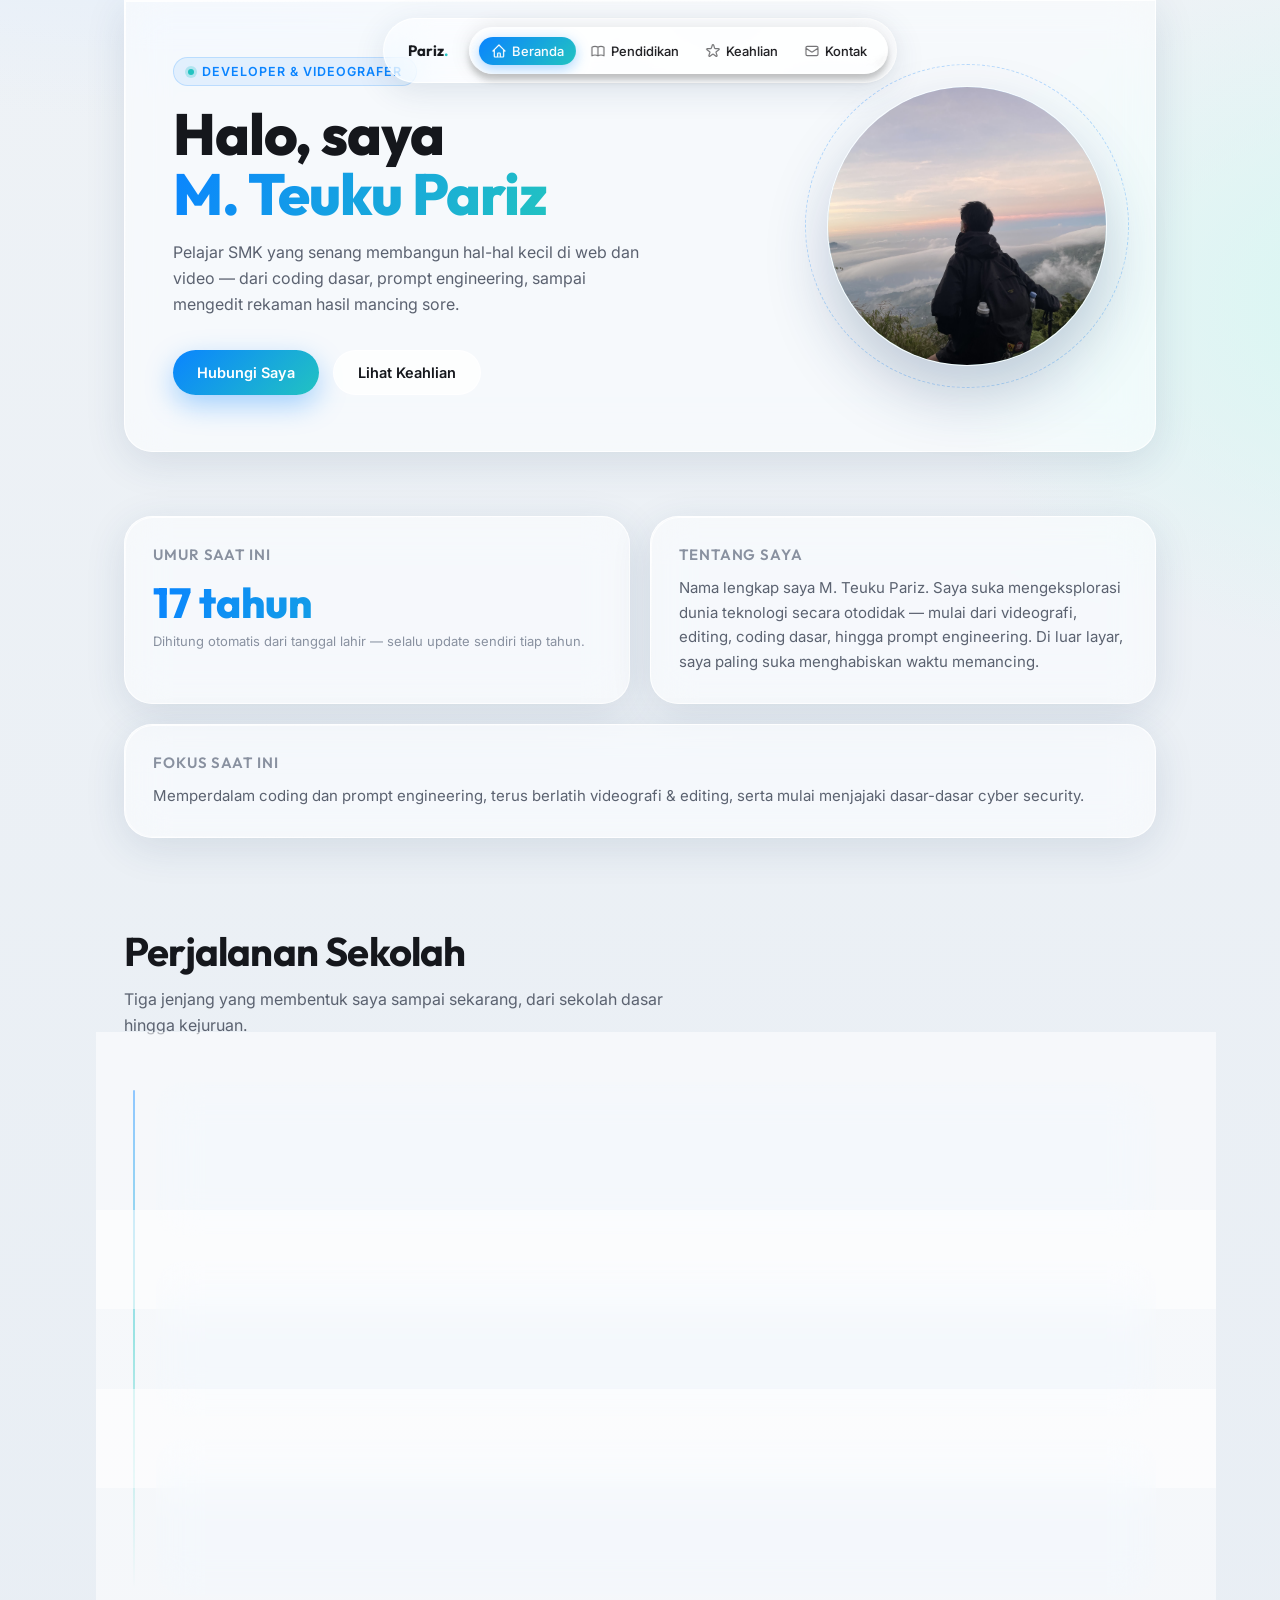
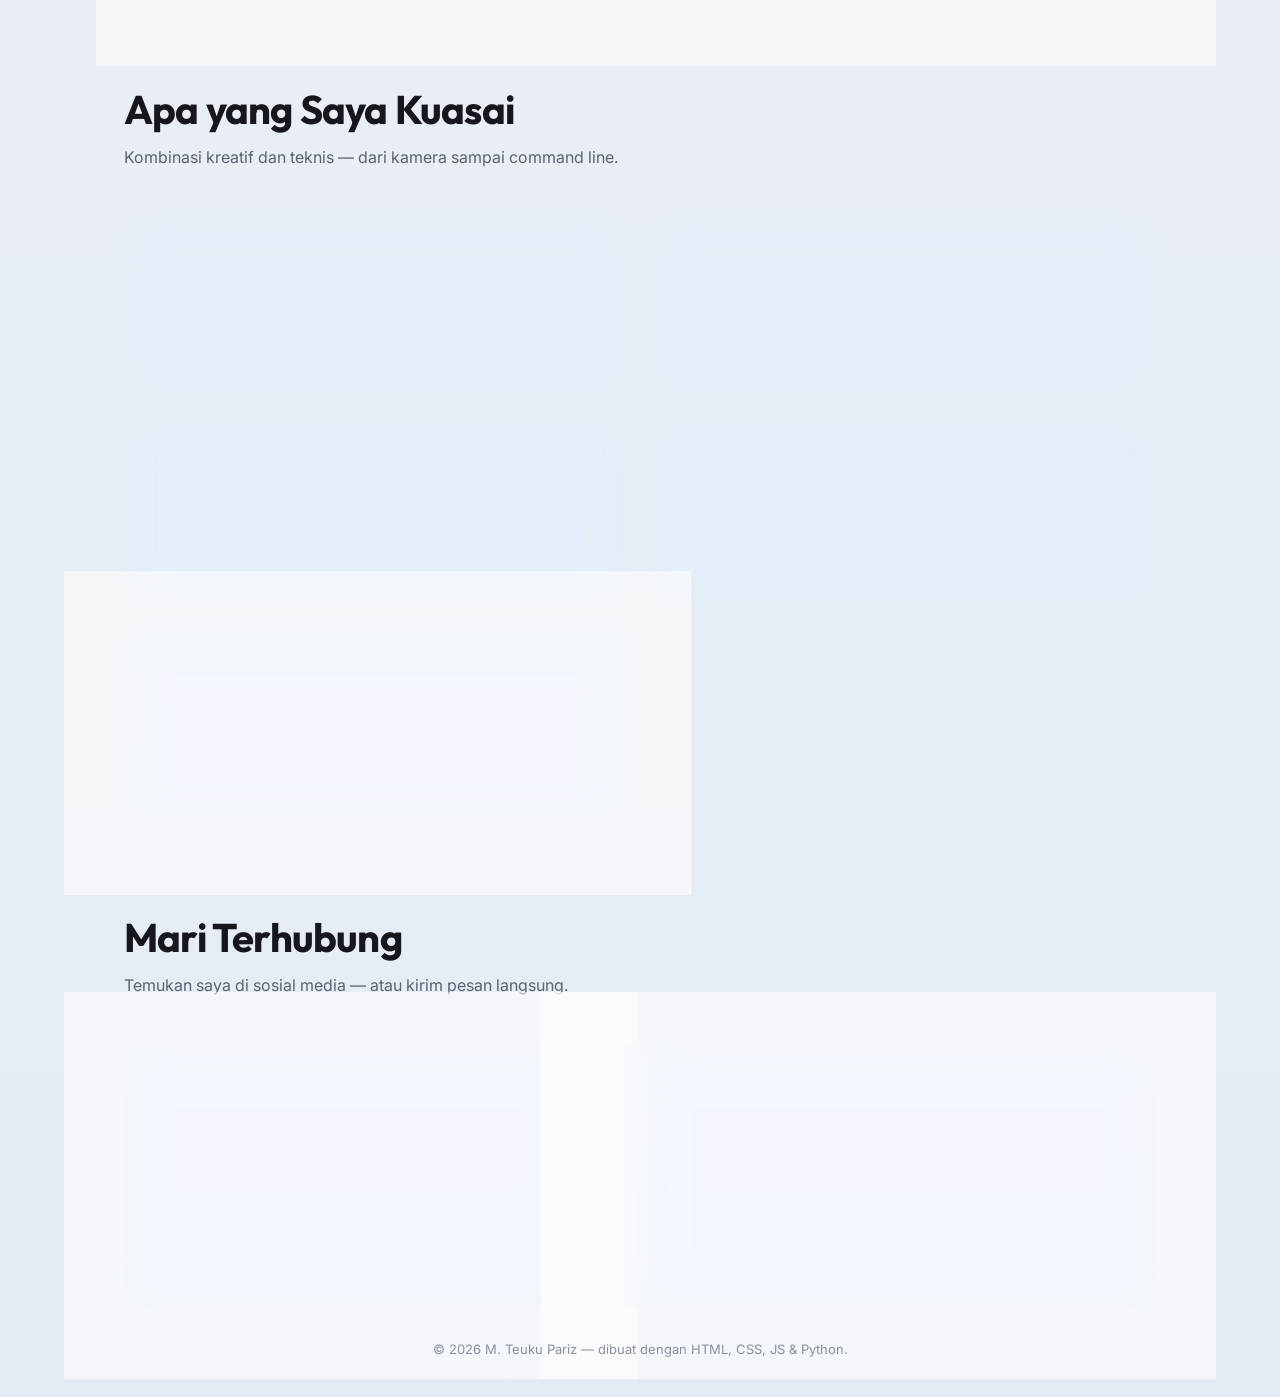
<file: index.html>
<!DOCTYPE html>
<html lang="id">
<head>
<meta charset="UTF-8">
<meta name="viewport" content="width=device-width, initial-scale=1.0">
<title>M. Teuku Pariz — Portofolio</title>
<link rel="stylesheet" href="css/style.css">
</head>
<body>

<canvas id="ripple-canvas"></canvas>

<nav class="nav">
  <div class="nav-brand">Pariz<span class="dot">.</span></div>
  <div class="nav-links">
    <div class="liquidGlass-wrapper dock">
      <div class="liquidGlass-effect"></div>
      <div class="liquidGlass-tint"></div>
      <div class="liquidGlass-shine"></div>
      <div class="liquidGlass-text">
        <div class="dock-inner">
          <a href="#beranda">
            <svg viewBox="0 0 24 24" width="18" height="18" fill="none" stroke="currentColor" stroke-width="1.8" stroke-linecap="round" stroke-linejoin="round"><path d="M3 12l2-2m0 0l7-7 7 7M5 10v10a1 1 0 001 1h3m10-11l2 2m-2-2v10a1 1 0 01-1 1h-3m-4 0a1 1 0 01-1-1v-4a1 1 0 011-1h2a1 1 0 011 1v4a1 1 0 01-1 1"/></svg>
            <span>Beranda</span>
          </a>
          <a href="#pendidikan">
            <svg viewBox="0 0 24 24" width="18" height="18" fill="none" stroke="currentColor" stroke-width="1.8" stroke-linecap="round" stroke-linejoin="round"><path d="M12 6.253v13m0-13C10.832 5.477 9.246 5 7.5 5S4.168 5.477 3 6.253v13C4.168 18.477 5.754 18 7.5 18s3.332.477 4.5 1.253m0-13C13.168 5.477 14.754 5 16.5 5c1.747 0 3.332.477 4.5 1.253v13C19.832 18.477 18.247 18 16.5 18c-1.746 0-3.332.477-4.5 1.253"/></svg>
            <span>Pendidikan</span>
          </a>
          <a href="#keahlian">
            <svg viewBox="0 0 24 24" width="18" height="18" fill="none" stroke="currentColor" stroke-width="1.8" stroke-linecap="round" stroke-linejoin="round"><path d="M11.049 2.927c.3-.921 1.603-.921 1.902 0l1.519 4.674a1 1 0 00.95.69h4.915c.969 0 1.371 1.24.588 1.81l-3.976 2.888a1 1 0 00-.363 1.118l1.518 4.674c.3.922-.755 1.688-1.538 1.118l-3.976-2.888a1 1 0 00-1.176 0l-3.976 2.888c-.783.57-1.838-.197-1.538-1.118l1.518-4.674a1 1 0 00-.363-1.118l-3.976-2.888c-.784-.57-.38-1.81.588-1.81h4.914a1 1 0 00.951-.69l1.519-4.674z"/></svg>
            <span>Keahlian</span>
          </a>
          <a href="#kontak">
            <svg viewBox="0 0 24 24" width="18" height="18" fill="none" stroke="currentColor" stroke-width="1.8" stroke-linecap="round" stroke-linejoin="round"><path d="M3 8l7.89 5.26a2 2 0 002.22 0L21 8M5 19h14a2 2 0 002-2V7a2 2 0 00-2-2H5a2 2 0 00-2 2v10a2 2 0 002 2z"/></svg>
            <span>Kontak</span>
          </a>
        </div>
      </div>
    </div>
    <svg style="display:none">
      <filter id="glass-distortion" x="0%" y="0%" width="100%" height="100%" filterUnits="objectBoundingBox">
        <feTurbulence type="fractalNoise" baseFrequency="0.01 0.01" numOctaves="1" seed="5" result="turbulence"/>
        <feComponentTransfer in="turbulence" result="mapped">
          <feFuncR type="gamma" amplitude="1" exponent="10" offset="0.5"/>
          <feFuncG type="gamma" amplitude="0" exponent="1" offset="0"/>
          <feFuncB type="gamma" amplitude="0" exponent="1" offset="0.5"/>
        </feComponentTransfer>
        <feGaussianBlur in="turbulence" stdDeviation="3" result="softMap"/>
        <feSpecularLighting in="softMap" surfaceScale="5" specularConstant="1" specularExponent="100" lighting-color="white" result="specLight">
          <fePointLight x="-200" y="-200" z="300"/>
        </feSpecularLighting>
        <feComposite in="specLight" operator="arithmetic" k1="0" k2="1" k3="1" k4="0" result="litImage"/>
        <feDisplacementMap in="SourceGraphic" in2="softMap" scale="150" xChannelSelector="R" yChannelSelector="G"/>
      </filter>
    </svg>
  </div>
</nav>

<main class="wrap">

  <!-- ============ BERANDA ============ -->
  <section id="beranda" class="section-scroll">
    <div class="hero glass">
      <div class="hero-text">
        <span class="eyebrow">Developer &amp; Videografer</span>
        <h1>Halo, saya <br><span>M. Teuku Pariz</span></h1>
        <p class="hero-role">
          Pelajar SMK yang senang membangun hal-hal kecil di web dan video —
          dari coding dasar, prompt engineering, sampai mengedit rekaman hasil mancing sore.
        </p>

        <div class="hero-cta">
          <a class="btn btn-primary" href="#kontak">Hubungi Saya</a>
          <a class="btn btn-ghost" href="#keahlian">Lihat Keahlian</a>
        </div>
      </div>

      <div class="hero-visual">
        <div class="orb-ring"></div>
        <div class="orb">
          <img class="orb-img" src="assets/IMG_0747.jpg" alt="M. Teuku Pariz">
        </div>
      </div>
    </div>

    <div class="grid-2">
      <div class="glass card">
        <h3>Umur Saat Ini</h3>
        <div class="age-live"><span data-age>—</span> tahun</div>
        <div class="age-sub">Dihitung otomatis dari tanggal lahir — selalu update sendiri tiap tahun.</div>
      </div>
      <div class="glass card">
        <h3>Tentang Saya</h3>
        <p>
          Nama lengkap saya M. Teuku Pariz. Saya suka mengeksplorasi dunia teknologi
          secara otodidak — mulai dari videografi, editing, coding dasar, hingga
          prompt engineering. Di luar layar, saya paling suka menghabiskan waktu memancing.
        </p>
      </div>
    </div>

    <div class="glass card">
      <h3>Fokus Saat Ini</h3>
      <p>
        Memperdalam coding dan prompt engineering, terus berlatih videografi &amp; editing,
        serta mulai menjajaki dasar-dasar cyber security.
      </p>
    </div>
  </section>

  <!-- ============ PENDIDIKAN ============ -->
  <section id="pendidikan" class="section-scroll">
    <h2 class="section-title">Perjalanan Sekolah</h2>
    <p class="section-sub">Tiga jenjang yang membentuk saya sampai sekarang, dari sekolah dasar hingga kejuruan.</p>

    <div class="timeline">
      <div class="tl-item glass">
        <div class="tl-dot"></div>
        <div class="tl-stage">Sekolah Dasar</div>
        <h3>MI Walisongo Paesan 02</h3>
        <div class="tl-loc">Paesan, Kedungwuni, Pekalongan</div>
        <p>Jenjang pertama saya menempuh pendidikan formal, tempat dasar membaca, menulis, dan berhitung dibangun.</p>
      </div>

      <div class="tl-item glass">
        <div class="tl-dot"></div>
        <div class="tl-stage">Sekolah Menengah Pertama</div>
        <h3>SMP N 2 Kedungwuni</h3>
        <div class="tl-loc">Kedungwuni, Pekalongan</div>
        <p>Mulai tertarik pada teknologi dan komputer, sekaligus memperdalam hobi memancing di waktu luang.</p>
      </div>

      <div class="tl-item glass">
        <div class="tl-dot"></div>
        <div class="tl-stage">Sekolah Menengah Kejuruan</div>
        <h3>SMK N 1 Kedungwuni</h3>
        <div class="tl-loc">Kedungwuni, Pekalongan · Sekarang</div>
        <p>Fokus mengasah keahlian teknis: videografi, editing, coding dasar, dan prompt engineering.</p>
      </div>
    </div>
  </section>

  <!-- ============ KEAHLIAN ============ -->
  <section id="keahlian" class="section-scroll">
    <h2 class="section-title">Apa yang Saya Kuasai</h2>
    <p class="section-sub">Kombinasi kreatif dan teknis — dari kamera sampai command line.</p>

    <div class="skills-grid">

      <div class="skill-card glass">
        <div class="skill-top">
          <div class="skill-icon">
            <svg width="22" height="22" viewBox="0 0 24 24" fill="none"><path d="M15 8l4.5-2.5v13L15 16M4 6h9a2 2 0 012 2v8a2 2 0 01-2 2H4a2 2 0 01-2-2V8a2 2 0 012-2z" stroke="currentColor" stroke-width="1.8" stroke-linecap="round" stroke-linejoin="round"/></svg>
          </div>
          <div>
            <h3>Videografi</h3>
            <div class="skill-level">Menengah</div>
          </div>
        </div>
        <p>Mengambil gambar bergerak dengan komposisi dan framing yang enak dilihat, termasuk momen memancing.</p>
        <div class="bar"><div class="bar-fill" style="width:70%"></div></div>
      </div>

      <div class="skill-card glass">
        <div class="skill-top">
          <div class="skill-icon">
            <svg width="22" height="22" viewBox="0 0 24 24" fill="none"><path d="M4 7l4 4-4 4M20 7l-4 4 4 4M9 20h6" stroke="currentColor" stroke-width="1.8" stroke-linecap="round" stroke-linejoin="round"/></svg>
          </div>
          <div>
            <h3>Editing</h3>
            <div class="skill-level">Menengah</div>
          </div>
        </div>
        <p>Merapikan hasil rekaman jadi video yang enak ditonton — potong, warna, transisi, dan audio.</p>
        <div class="bar"><div class="bar-fill" style="width:72%"></div></div>
      </div>

      <div class="skill-card glass">
        <div class="skill-top">
          <div class="skill-icon">
            <svg width="22" height="22" viewBox="0 0 24 24" fill="none"><path d="M8 9l-3 3 3 3M16 9l3 3-3 3M13 6l-2 12" stroke="currentColor" stroke-width="1.8" stroke-linecap="round" stroke-linejoin="round"/></svg>
          </div>
          <div>
            <h3>Coding Basic</h3>
            <div class="skill-level">Dasar</div>
          </div>
        </div>
        <p>Memahami HTML, CSS, JavaScript, dan dasar Python — cukup untuk membangun proyek seperti web ini.</p>
        <div class="bar"><div class="bar-fill" style="width:50%"></div></div>
      </div>

      <div class="skill-card glass">
        <div class="skill-top">
          <div class="skill-icon">
            <svg width="22" height="22" viewBox="0 0 24 24" fill="none"><path d="M12 3l8 4-8 4-8-4 8-4zM4 12l8 4 8-4M4 17l8 4 8-4" stroke="currentColor" stroke-width="1.8" stroke-linecap="round" stroke-linejoin="round"/></svg>
          </div>
          <div>
            <h3>Prompt Engineer</h3>
            <div class="skill-level">Menengah</div>
          </div>
        </div>
        <p>Merancang instruksi ke AI supaya hasilnya tepat sasaran — dari teks, kode, sampai gambar.</p>
        <div class="bar"><div class="bar-fill" style="width:65%"></div></div>
      </div>

      <div class="skill-card glass">
        <div class="skill-top">
          <div class="skill-icon">
            <svg width="22" height="22" viewBox="0 0 24 24" fill="none"><path d="M12 3l7 3v6c0 4.5-3 7.5-7 9-4-1.5-7-4.5-7-9V6l7-3z" stroke="currentColor" stroke-width="1.8" stroke-linecap="round" stroke-linejoin="round"/></svg>
          </div>
          <div>
            <h3>Cyber Security</h3>
            <div class="skill-level">Segera</div>
          </div>
        </div>
        <p>Sedang mulai dipelajari — dasar keamanan sistem dan jaringan.</p>
        <span class="badge-soon">Coming Soon</span>
      </div>

    </div>
  </section>

  <!-- ============ KONTAK ============ -->
  <section id="kontak" class="section-scroll">
    <h2 class="section-title">Mari Terhubung</h2>
    <p class="section-sub">Temukan saya di sosial media — atau kirim pesan langsung.</p>

    <div class="contact-grid">

      <div class="contact-info glass">
        <div class="contact-row">
          <div class="ic">
            <svg width="18" height="18" viewBox="0 0 24 24" fill="none" stroke="currentColor" stroke-width="1.8" stroke-linecap="round" stroke-linejoin="round"><rect x="2" y="2" width="20" height="20" rx="5"/><circle cx="12" cy="12" r="5"/><circle cx="17" cy="7" r="1.5" fill="currentColor"/></svg>
          </div>
          <div>
            <div class="label">Instagram</div>
            <a class="value" href="https://instagram.com/farish_org" target="_blank">@farish_org</a>
          </div>
        </div>
        <div class="contact-row">
          <div class="ic">
            <svg width="18" height="18" viewBox="0 0 24 24" fill="currentColor"><path d="M12.525.02c1.31-.02 2.61-.01 3.91-.02.08 1.53.63 3.09 1.75 4.17 1.12 1.11 2.7 1.62 4.24 1.79v4.03c-1.44-.05-2.89-.35-4.2-.97-.57-.26-1.1-.59-1.62-.93-.01 2.92.01 5.84-.02 8.75-.08 1.4-.54 2.79-1.35 3.94-1.31 1.92-3.58 3.17-5.91 3.21-1.43.08-2.86-.31-4.08-1.03-2.02-1.19-3.44-3.37-3.65-5.71-.02-.5-.03-1-.01-1.49.18-1.9 1.12-3.72 2.58-4.96 1.66-1.44 3.98-2.13 6.15-1.72.02 1.48-.04 2.96-.04 4.44-.99-.32-2.15-.23-3.02.37-.63.41-1.11 1.04-1.36 1.75-.21.51-.15 1.07-.14 1.61.24 1.64 1.82 3.02 3.5 2.87 1.12-.01 2.19-.66 2.77-1.61.19-.33.4-.67.41-1.06.1-1.79.06-3.57.07-5.36.01-4.03-.01-8.05.02-12.07z"/></svg>
          </div>
          <div>
            <div class="label">TikTok</div>
            <a class="value" href="https://tiktok.com/@n4oky_" target="_blank">@n4oky_</a>
          </div>
        </div>
        <div class="contact-row">
          <div class="ic">
            <svg width="18" height="18" viewBox="0 0 24 24" fill="none"><path d="M9 19c-5 1.5-5-2.5-7-3m14 6v-3.87a3.37 3.37 0 00-.94-2.61c3.14-.35 6.44-1.54 6.44-7A5.44 5.44 0 0020 4.77 5.07 5.07 0 0019.91 1S18.73.65 16 2.48a13.38 13.38 0 00-7 0C6.27.65 5.09 1 5.09 1A5.07 5.07 0 005 4.77a5.44 5.44 0 00-1.5 3.78c0 5.42 3.3 6.61 6.44 7A3.37 3.37 0 009 18.13V22" stroke="currentColor" stroke-width="1.8" stroke-linecap="round" stroke-linejoin="round"/></svg>
          </div>
          <div>
            <div class="label">GitHub</div>
            <a class="value" href="https://github.com/RisDeveloper" target="_blank">Ris Developer</a>
          </div>
        </div>
      </div>

      <div class="form-panel glass" style="display:flex;flex-direction:column;align-items:center;justify-content:center;text-align:center;gap:16px;">
        <div style="font-size:48px;opacity:0.3;">💬</div>
        <h3 style="font-size:17px;font-weight:700;">Mau ngobrol?</h3>
        <p style="font-size:14px;max-width:300px;">DM aja lewat Instagram atau TikTok — biasanya respon 1-2 jam kalau lagi ga mancing.</p>
      </div>

    </div>
  </section>

</main>

<footer>© <span id="year"></span> M. Teuku Pariz — dibuat dengan HTML, CSS, JS &amp; Python.</footer>

<script src="js/main.js"></script>
<script>document.getElementById("year").textContent = new Date().getFullYear();</script>
</body>
</html>
</file>
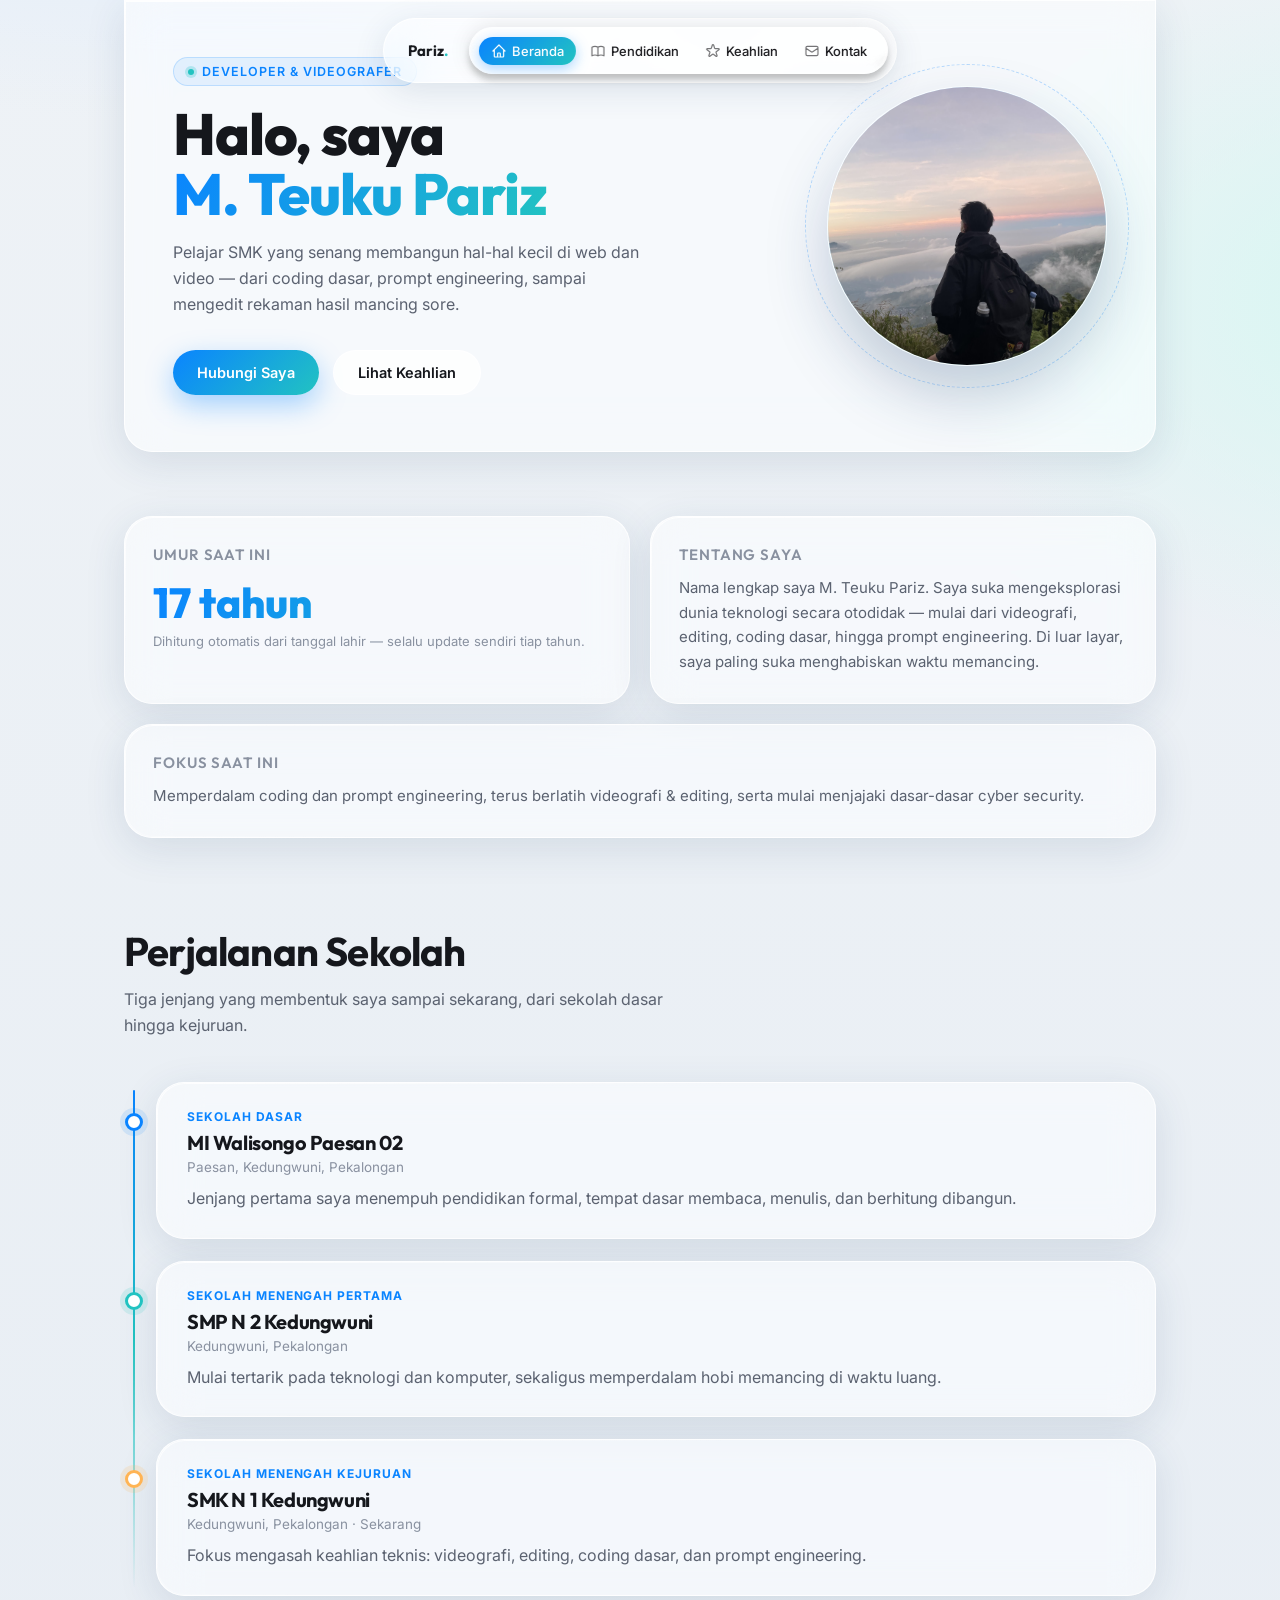
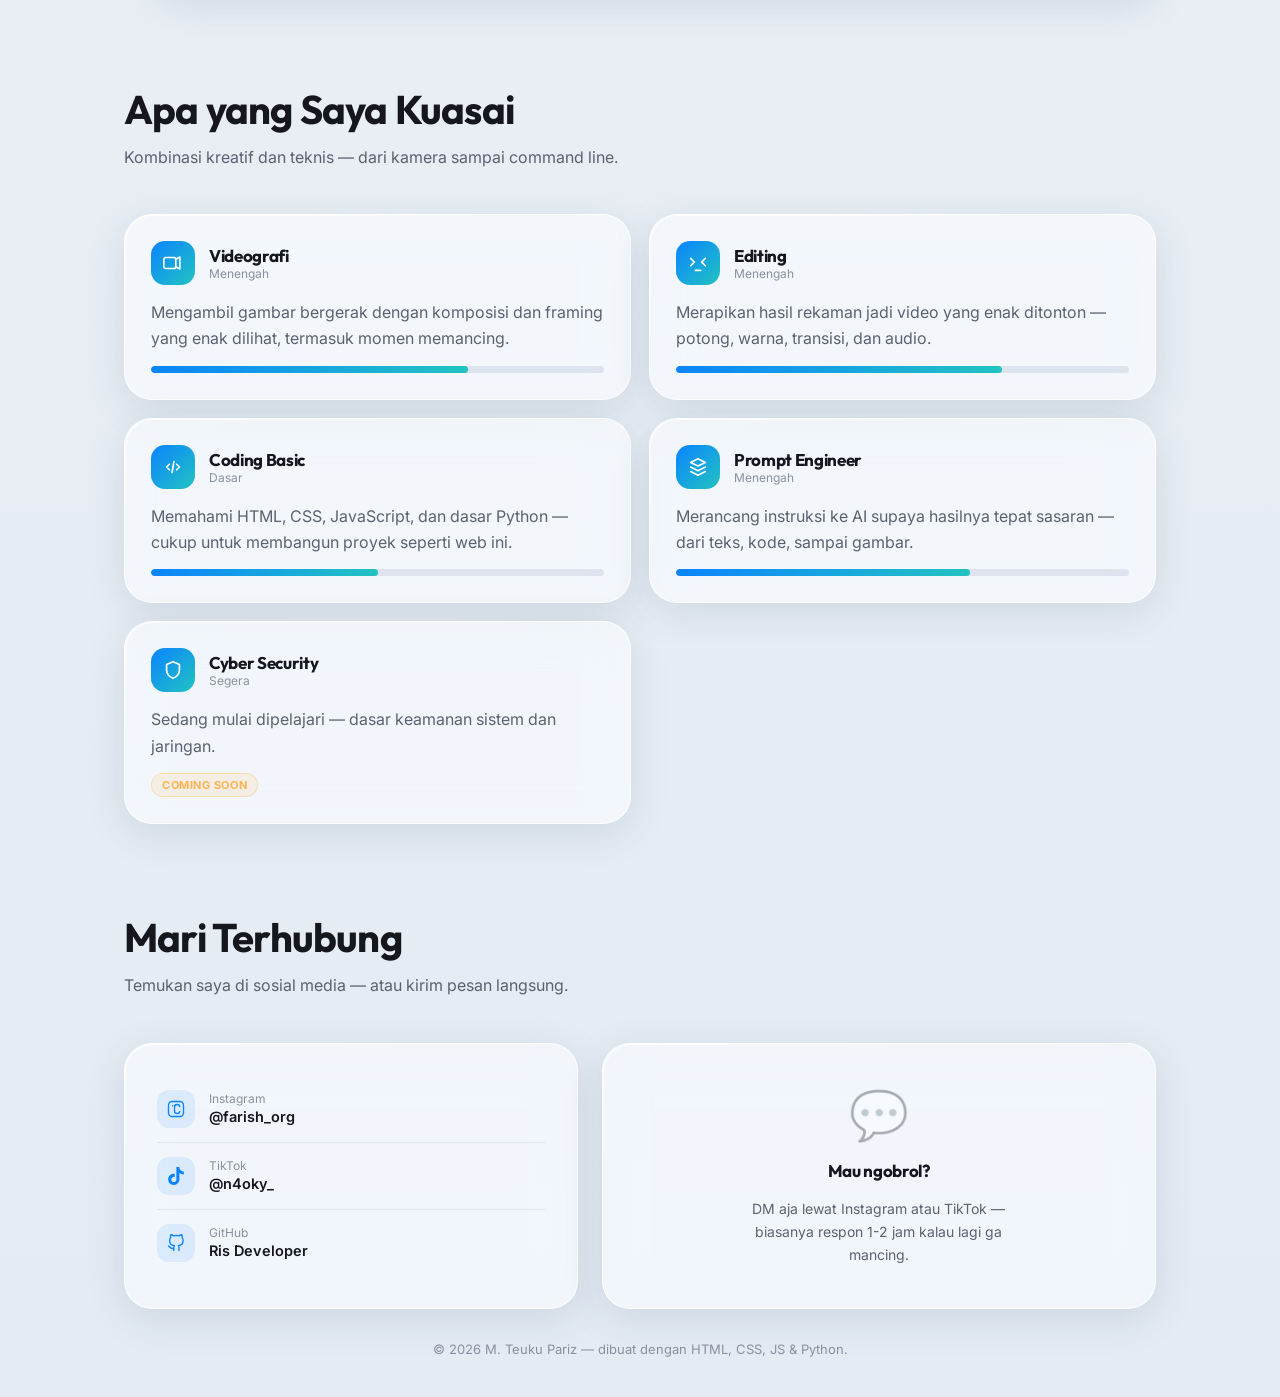
<file: frontend/index.html>
<!DOCTYPE html>
<html lang="id">
<head>
<meta charset="UTF-8">
<meta name="viewport" content="width=device-width, initial-scale=1.0">
<title>M. Teuku Pariz — Portofolio</title>
<link rel="stylesheet" href="css/style.css">
</head>
<body>

<canvas id="ripple-canvas"></canvas>

<nav class="nav">
  <div class="nav-brand">Pariz<span class="dot">.</span></div>
  <div class="nav-links">
    <div class="liquidGlass-wrapper dock">
      <div class="liquidGlass-effect"></div>
      <div class="liquidGlass-tint"></div>
      <div class="liquidGlass-shine"></div>
      <div class="liquidGlass-text">
        <div class="dock-inner">
          <a href="#beranda">
            <svg viewBox="0 0 24 24" width="18" height="18" fill="none" stroke="currentColor" stroke-width="1.8" stroke-linecap="round" stroke-linejoin="round"><path d="M3 12l2-2m0 0l7-7 7 7M5 10v10a1 1 0 001 1h3m10-11l2 2m-2-2v10a1 1 0 01-1 1h-3m-4 0a1 1 0 01-1-1v-4a1 1 0 011-1h2a1 1 0 011 1v4a1 1 0 01-1 1"/></svg>
            <span>Beranda</span>
          </a>
          <a href="#pendidikan">
            <svg viewBox="0 0 24 24" width="18" height="18" fill="none" stroke="currentColor" stroke-width="1.8" stroke-linecap="round" stroke-linejoin="round"><path d="M12 6.253v13m0-13C10.832 5.477 9.246 5 7.5 5S4.168 5.477 3 6.253v13C4.168 18.477 5.754 18 7.5 18s3.332.477 4.5 1.253m0-13C13.168 5.477 14.754 5 16.5 5c1.747 0 3.332.477 4.5 1.253v13C19.832 18.477 18.247 18 16.5 18c-1.746 0-3.332.477-4.5 1.253"/></svg>
            <span>Pendidikan</span>
          </a>
          <a href="#keahlian">
            <svg viewBox="0 0 24 24" width="18" height="18" fill="none" stroke="currentColor" stroke-width="1.8" stroke-linecap="round" stroke-linejoin="round"><path d="M11.049 2.927c.3-.921 1.603-.921 1.902 0l1.519 4.674a1 1 0 00.95.69h4.915c.969 0 1.371 1.24.588 1.81l-3.976 2.888a1 1 0 00-.363 1.118l1.518 4.674c.3.922-.755 1.688-1.538 1.118l-3.976-2.888a1 1 0 00-1.176 0l-3.976 2.888c-.783.57-1.838-.197-1.538-1.118l1.518-4.674a1 1 0 00-.363-1.118l-3.976-2.888c-.784-.57-.38-1.81.588-1.81h4.914a1 1 0 00.951-.69l1.519-4.674z"/></svg>
            <span>Keahlian</span>
          </a>
          <a href="#kontak">
            <svg viewBox="0 0 24 24" width="18" height="18" fill="none" stroke="currentColor" stroke-width="1.8" stroke-linecap="round" stroke-linejoin="round"><path d="M3 8l7.89 5.26a2 2 0 002.22 0L21 8M5 19h14a2 2 0 002-2V7a2 2 0 00-2-2H5a2 2 0 00-2 2v10a2 2 0 002 2z"/></svg>
            <span>Kontak</span>
          </a>
        </div>
      </div>
    </div>
    <svg style="display:none">
      <filter id="glass-distortion" x="0%" y="0%" width="100%" height="100%" filterUnits="objectBoundingBox">
        <feTurbulence type="fractalNoise" baseFrequency="0.01 0.01" numOctaves="1" seed="5" result="turbulence"/>
        <feComponentTransfer in="turbulence" result="mapped">
          <feFuncR type="gamma" amplitude="1" exponent="10" offset="0.5"/>
          <feFuncG type="gamma" amplitude="0" exponent="1" offset="0"/>
          <feFuncB type="gamma" amplitude="0" exponent="1" offset="0.5"/>
        </feComponentTransfer>
        <feGaussianBlur in="turbulence" stdDeviation="3" result="softMap"/>
        <feSpecularLighting in="softMap" surfaceScale="5" specularConstant="1" specularExponent="100" lighting-color="white" result="specLight">
          <fePointLight x="-200" y="-200" z="300"/>
        </feSpecularLighting>
        <feComposite in="specLight" operator="arithmetic" k1="0" k2="1" k3="1" k4="0" result="litImage"/>
        <feDisplacementMap in="SourceGraphic" in2="softMap" scale="150" xChannelSelector="R" yChannelSelector="G"/>
      </filter>
    </svg>
  </div>
</nav>

<main class="wrap">

  <!-- ============ BERANDA ============ -->
  <section id="beranda" class="section-scroll">
    <div class="hero glass">
      <div class="hero-text">
        <span class="eyebrow">Developer &amp; Videografer</span>
        <h1>Halo, saya <br><span>M. Teuku Pariz</span></h1>
        <p class="hero-role">
          Pelajar SMK yang senang membangun hal-hal kecil di web dan video —
          dari coding dasar, prompt engineering, sampai mengedit rekaman hasil mancing sore.
        </p>

        <div class="hero-cta">
          <a class="btn btn-primary" href="#kontak">Hubungi Saya</a>
          <a class="btn btn-ghost" href="#keahlian">Lihat Keahlian</a>
        </div>
      </div>

      <div class="hero-visual">
        <div class="orb-ring"></div>
        <div class="orb">
          <img class="orb-img" src="assets/IMG_0747.jpg" alt="M. Teuku Pariz">
        </div>
      </div>
    </div>

    <div class="grid-2">
      <div class="glass card">
        <h3>Umur Saat Ini</h3>
        <div class="age-live"><span data-age>—</span> tahun</div>
        <div class="age-sub">Dihitung otomatis dari tanggal lahir — selalu update sendiri tiap tahun.</div>
      </div>
      <div class="glass card">
        <h3>Tentang Saya</h3>
        <p>
          Nama lengkap saya M. Teuku Pariz. Saya suka mengeksplorasi dunia teknologi
          secara otodidak — mulai dari videografi, editing, coding dasar, hingga
          prompt engineering. Di luar layar, saya paling suka menghabiskan waktu memancing.
        </p>
      </div>
    </div>

    <div class="glass card">
      <h3>Fokus Saat Ini</h3>
      <p>
        Memperdalam coding dan prompt engineering, terus berlatih videografi &amp; editing,
        serta mulai menjajaki dasar-dasar cyber security.
      </p>
    </div>
  </section>

  <!-- ============ PENDIDIKAN ============ -->
  <section id="pendidikan" class="section-scroll">
    <h2 class="section-title">Perjalanan Sekolah</h2>
    <p class="section-sub">Tiga jenjang yang membentuk saya sampai sekarang, dari sekolah dasar hingga kejuruan.</p>

    <div class="timeline">
      <div class="tl-item glass">
        <div class="tl-dot"></div>
        <div class="tl-stage">Sekolah Dasar</div>
        <h3>MI Walisongo Paesan 02</h3>
        <div class="tl-loc">Paesan, Kedungwuni, Pekalongan</div>
        <p>Jenjang pertama saya menempuh pendidikan formal, tempat dasar membaca, menulis, dan berhitung dibangun.</p>
      </div>

      <div class="tl-item glass">
        <div class="tl-dot"></div>
        <div class="tl-stage">Sekolah Menengah Pertama</div>
        <h3>SMP N 2 Kedungwuni</h3>
        <div class="tl-loc">Kedungwuni, Pekalongan</div>
        <p>Mulai tertarik pada teknologi dan komputer, sekaligus memperdalam hobi memancing di waktu luang.</p>
      </div>

      <div class="tl-item glass">
        <div class="tl-dot"></div>
        <div class="tl-stage">Sekolah Menengah Kejuruan</div>
        <h3>SMK N 1 Kedungwuni</h3>
        <div class="tl-loc">Kedungwuni, Pekalongan · Sekarang</div>
        <p>Fokus mengasah keahlian teknis: videografi, editing, coding dasar, dan prompt engineering.</p>
      </div>
    </div>
  </section>

  <!-- ============ KEAHLIAN ============ -->
  <section id="keahlian" class="section-scroll">
    <h2 class="section-title">Apa yang Saya Kuasai</h2>
    <p class="section-sub">Kombinasi kreatif dan teknis — dari kamera sampai command line.</p>

    <div class="skills-grid">

      <div class="skill-card glass">
        <div class="skill-top">
          <div class="skill-icon">
            <svg width="22" height="22" viewBox="0 0 24 24" fill="none"><path d="M15 8l4.5-2.5v13L15 16M4 6h9a2 2 0 012 2v8a2 2 0 01-2 2H4a2 2 0 01-2-2V8a2 2 0 012-2z" stroke="currentColor" stroke-width="1.8" stroke-linecap="round" stroke-linejoin="round"/></svg>
          </div>
          <div>
            <h3>Videografi</h3>
            <div class="skill-level">Menengah</div>
          </div>
        </div>
        <p>Mengambil gambar bergerak dengan komposisi dan framing yang enak dilihat, termasuk momen memancing.</p>
        <div class="bar"><div class="bar-fill" style="width:70%"></div></div>
      </div>

      <div class="skill-card glass">
        <div class="skill-top">
          <div class="skill-icon">
            <svg width="22" height="22" viewBox="0 0 24 24" fill="none"><path d="M4 7l4 4-4 4M20 7l-4 4 4 4M9 20h6" stroke="currentColor" stroke-width="1.8" stroke-linecap="round" stroke-linejoin="round"/></svg>
          </div>
          <div>
            <h3>Editing</h3>
            <div class="skill-level">Menengah</div>
          </div>
        </div>
        <p>Merapikan hasil rekaman jadi video yang enak ditonton — potong, warna, transisi, dan audio.</p>
        <div class="bar"><div class="bar-fill" style="width:72%"></div></div>
      </div>

      <div class="skill-card glass">
        <div class="skill-top">
          <div class="skill-icon">
            <svg width="22" height="22" viewBox="0 0 24 24" fill="none"><path d="M8 9l-3 3 3 3M16 9l3 3-3 3M13 6l-2 12" stroke="currentColor" stroke-width="1.8" stroke-linecap="round" stroke-linejoin="round"/></svg>
          </div>
          <div>
            <h3>Coding Basic</h3>
            <div class="skill-level">Dasar</div>
          </div>
        </div>
        <p>Memahami HTML, CSS, JavaScript, dan dasar Python — cukup untuk membangun proyek seperti web ini.</p>
        <div class="bar"><div class="bar-fill" style="width:50%"></div></div>
      </div>

      <div class="skill-card glass">
        <div class="skill-top">
          <div class="skill-icon">
            <svg width="22" height="22" viewBox="0 0 24 24" fill="none"><path d="M12 3l8 4-8 4-8-4 8-4zM4 12l8 4 8-4M4 17l8 4 8-4" stroke="currentColor" stroke-width="1.8" stroke-linecap="round" stroke-linejoin="round"/></svg>
          </div>
          <div>
            <h3>Prompt Engineer</h3>
            <div class="skill-level">Menengah</div>
          </div>
        </div>
        <p>Merancang instruksi ke AI supaya hasilnya tepat sasaran — dari teks, kode, sampai gambar.</p>
        <div class="bar"><div class="bar-fill" style="width:65%"></div></div>
      </div>

      <div class="skill-card glass">
        <div class="skill-top">
          <div class="skill-icon">
            <svg width="22" height="22" viewBox="0 0 24 24" fill="none"><path d="M12 3l7 3v6c0 4.5-3 7.5-7 9-4-1.5-7-4.5-7-9V6l7-3z" stroke="currentColor" stroke-width="1.8" stroke-linecap="round" stroke-linejoin="round"/></svg>
          </div>
          <div>
            <h3>Cyber Security</h3>
            <div class="skill-level">Segera</div>
          </div>
        </div>
        <p>Sedang mulai dipelajari — dasar keamanan sistem dan jaringan.</p>
        <span class="badge-soon">Coming Soon</span>
      </div>

    </div>
  </section>

  <!-- ============ KONTAK ============ -->
  <section id="kontak" class="section-scroll">
    <h2 class="section-title">Mari Terhubung</h2>
    <p class="section-sub">Temukan saya di sosial media — atau kirim pesan langsung.</p>

    <div class="contact-grid">

      <div class="contact-info glass">
        <div class="contact-row">
          <div class="ic">
            <svg width="18" height="18" viewBox="0 0 24 24" fill="none"><rect x="2" y="2" width="20" height="20" rx="5" stroke="currentColor" stroke-width="1.8"/><path d="M17 9.5a3.5 3.5 0 10-7 0v5a3.5 3.5 0 107 0" stroke="currentColor" stroke-width="1.8"/><circle cx="7.5" cy="7.5" r="1" fill="currentColor"/></svg>
          </div>
          <div>
            <div class="label">Instagram</div>
            <a class="value" href="https://instagram.com/farish_org" target="_blank">@farish_org</a>
          </div>
        </div>
        <div class="contact-row">
          <div class="ic">
            <svg width="18" height="18" viewBox="0 0 24 24" fill="currentColor"><path d="M12.525.02c1.31-.02 2.61-.01 3.91-.02.08 1.53.63 3.09 1.75 4.17 1.12 1.11 2.7 1.62 4.24 1.79v4.03c-1.44-.05-2.89-.35-4.2-.97-.57-.26-1.1-.59-1.62-.93-.01 2.92.01 5.84-.02 8.75-.08 1.4-.54 2.79-1.35 3.94-1.31 1.92-3.58 3.17-5.91 3.21-1.43.08-2.86-.31-4.08-1.03-2.02-1.19-3.44-3.37-3.65-5.71-.02-.5-.03-1-.01-1.49.18-1.9 1.12-3.72 2.58-4.96 1.66-1.44 3.98-2.13 6.15-1.72.02 1.48-.04 2.96-.04 4.44-.99-.32-2.15-.23-3.02.37-.63.41-1.11 1.04-1.36 1.75-.21.51-.15 1.07-.14 1.61.24 1.64 1.82 3.02 3.5 2.87 1.12-.01 2.19-.66 2.77-1.61.19-.33.4-.67.41-1.06.1-1.79.06-3.57.07-5.36.01-4.03-.01-8.05.02-12.07z"/></svg>
          </div>
          <div>
            <div class="label">TikTok</div>
            <a class="value" href="https://tiktok.com/@n4oky_" target="_blank">@n4oky_</a>
          </div>
        </div>
        <div class="contact-row">
          <div class="ic">
            <svg width="18" height="18" viewBox="0 0 24 24" fill="none"><path d="M9 19c-5 1.5-5-2.5-7-3m14 6v-3.87a3.37 3.37 0 00-.94-2.61c3.14-.35 6.44-1.54 6.44-7A5.44 5.44 0 0020 4.77 5.07 5.07 0 0019.91 1S18.73.65 16 2.48a13.38 13.38 0 00-7 0C6.27.65 5.09 1 5.09 1A5.07 5.07 0 005 4.77a5.44 5.44 0 00-1.5 3.78c0 5.42 3.3 6.61 6.44 7A3.37 3.37 0 009 18.13V22" stroke="currentColor" stroke-width="1.8" stroke-linecap="round" stroke-linejoin="round"/></svg>
          </div>
          <div>
            <div class="label">GitHub</div>
            <a class="value" href="https://github.com/RisDeveloper" target="_blank">Ris Developer</a>
          </div>
        </div>
      </div>

      <div class="form-panel glass" style="display:flex;flex-direction:column;align-items:center;justify-content:center;text-align:center;gap:16px;">
        <div style="font-size:48px;opacity:0.3;">💬</div>
        <h3 style="font-size:17px;font-weight:700;">Mau ngobrol?</h3>
        <p style="font-size:14px;max-width:300px;">DM aja lewat Instagram atau TikTok — biasanya respon 1-2 jam kalau lagi ga mancing.</p>
      </div>

    </div>
  </section>

</main>

<footer>© <span id="year"></span> M. Teuku Pariz — dibuat dengan HTML, CSS, JS &amp; Python.</footer>

<script src="js/main.js"></script>
<script>document.getElementById("year").textContent = new Date().getFullYear();</script>
</body>
</html>
</file>
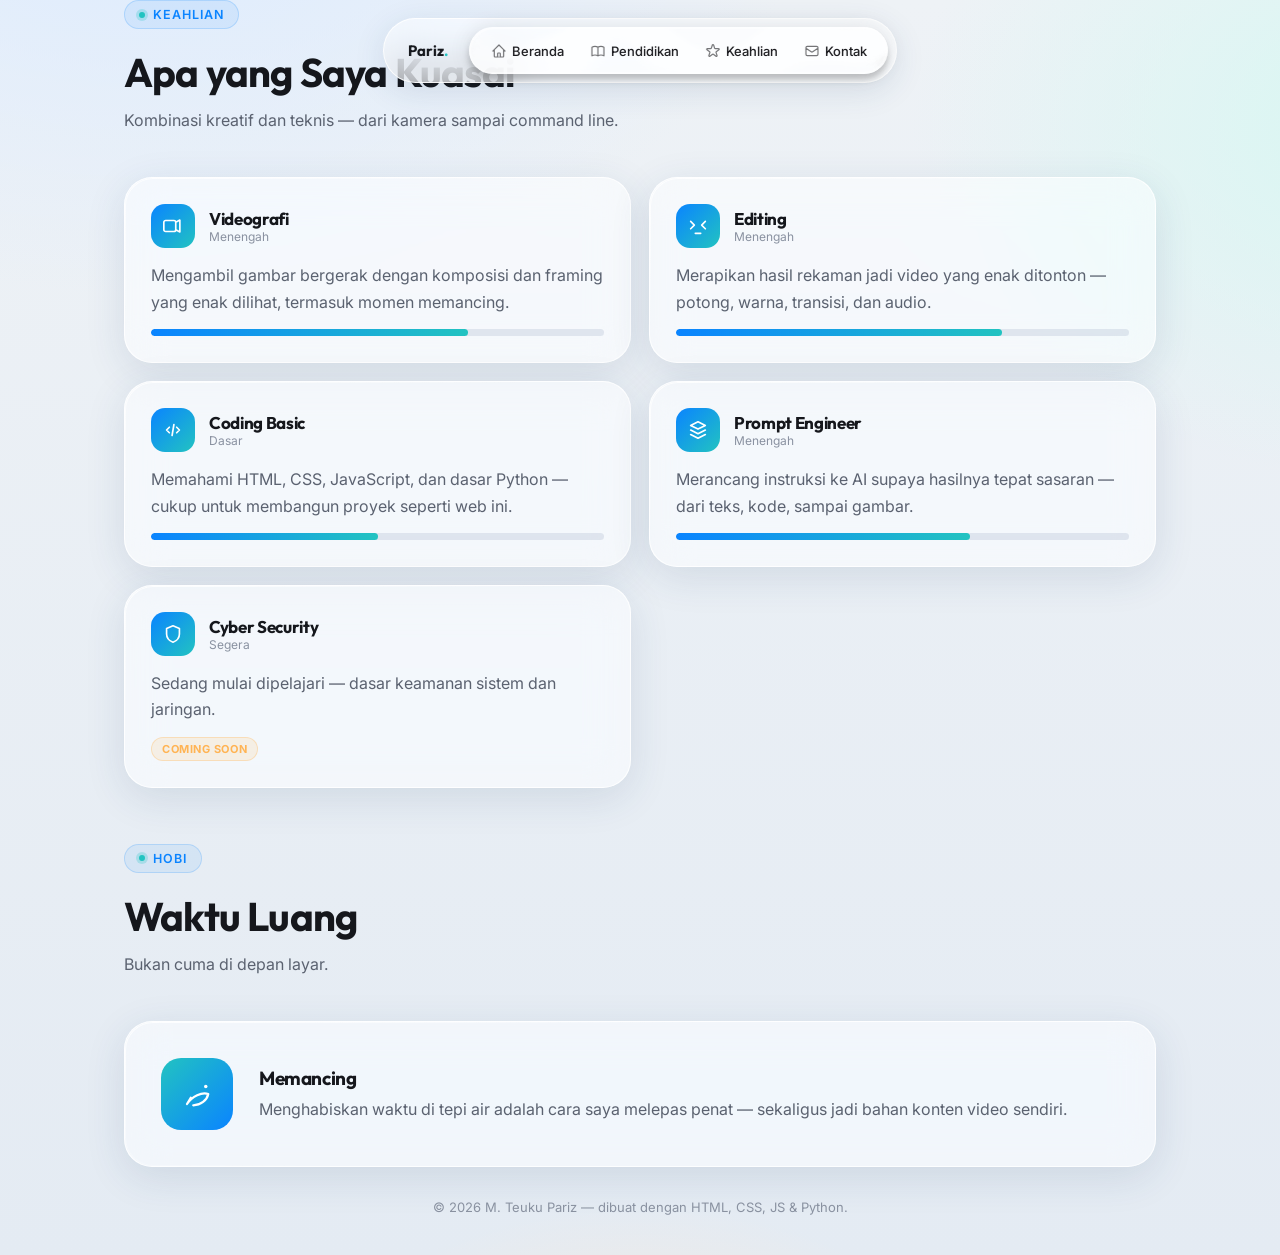
<file: keahlian.html>
<!DOCTYPE html>
<html lang="id">
<head>
<meta charset="UTF-8">
<meta name="viewport" content="width=device-width, initial-scale=1.0">
<title>Keahlian &amp; Hobi — M. Teuku Pariz</title>
<link rel="stylesheet" href="css/style.css">
</head>
<body>

<canvas id="ripple-canvas"></canvas>

<nav class="nav">
  <div class="nav-brand">Pariz<span class="dot">.</span></div>
  <div class="nav-links">
    <div class="liquidGlass-wrapper dock">
      <div class="liquidGlass-effect"></div>
      <div class="liquidGlass-tint"></div>
      <div class="liquidGlass-shine"></div>
      <div class="liquidGlass-text">
        <div class="dock-inner">
          <a href="index.html">
            <svg viewBox="0 0 24 24" width="18" height="18" fill="none" stroke="currentColor" stroke-width="1.8" stroke-linecap="round" stroke-linejoin="round"><path d="M3 12l2-2m0 0l7-7 7 7M5 10v10a1 1 0 001 1h3m10-11l2 2m-2-2v10a1 1 0 01-1 1h-3m-4 0a1 1 0 01-1-1v-4a1 1 0 011-1h2a1 1 0 011 1v4a1 1 0 01-1 1"/></svg>
            <span>Beranda</span>
          </a>
          <a href="pendidikan.html">
            <svg viewBox="0 0 24 24" width="18" height="18" fill="none" stroke="currentColor" stroke-width="1.8" stroke-linecap="round" stroke-linejoin="round"><path d="M12 6.253v13m0-13C10.832 5.477 9.246 5 7.5 5S4.168 5.477 3 6.253v13C4.168 18.477 5.754 18 7.5 18s3.332.477 4.5 1.253m0-13C13.168 5.477 14.754 5 16.5 5c1.747 0 3.332.477 4.5 1.253v13C19.832 18.477 18.247 18 16.5 18c-1.746 0-3.332.477-4.5 1.253"/></svg>
            <span>Pendidikan</span>
          </a>
          <a href="keahlian.html">
            <svg viewBox="0 0 24 24" width="18" height="18" fill="none" stroke="currentColor" stroke-width="1.8" stroke-linecap="round" stroke-linejoin="round"><path d="M11.049 2.927c.3-.921 1.603-.921 1.902 0l1.519 4.674a1 1 0 00.95.69h4.915c.969 0 1.371 1.24.588 1.81l-3.976 2.888a1 1 0 00-.363 1.118l1.518 4.674c.3.922-.755 1.688-1.538 1.118l-3.976-2.888a1 1 0 00-1.176 0l-3.976 2.888c-.783.57-1.838-.197-1.538-1.118l1.518-4.674a1 1 0 00-.363-1.118l-3.976-2.888c-.784-.57-.38-1.81.588-1.81h4.914a1 1 0 00.951-.69l1.519-4.674z"/></svg>
            <span>Keahlian</span>
          </a>
          <a href="kontak.html">
            <svg viewBox="0 0 24 24" width="18" height="18" fill="none" stroke="currentColor" stroke-width="1.8" stroke-linecap="round" stroke-linejoin="round"><path d="M3 8l7.89 5.26a2 2 0 002.22 0L21 8M5 19h14a2 2 0 002-2V7a2 2 0 00-2-2H5a2 2 0 00-2 2v10a2 2 0 002 2z"/></svg>
            <span>Kontak</span>
          </a>
        </div>
      </div>
    </div>
    <svg style="display:none">
      <filter id="glass-distortion" x="0%" y="0%" width="100%" height="100%" filterUnits="objectBoundingBox">
        <feTurbulence type="fractalNoise" baseFrequency="0.01 0.01" numOctaves="1" seed="5" result="turbulence"/>
        <feComponentTransfer in="turbulence" result="mapped">
          <feFuncR type="gamma" amplitude="1" exponent="10" offset="0.5"/>
          <feFuncG type="gamma" amplitude="0" exponent="1" offset="0"/>
          <feFuncB type="gamma" amplitude="0" exponent="1" offset="0.5"/>
        </feComponentTransfer>
        <feGaussianBlur in="turbulence" stdDeviation="3" result="softMap"/>
        <feSpecularLighting in="softMap" surfaceScale="5" specularConstant="1" specularExponent="100" lighting-color="white" result="specLight">
          <fePointLight x="-200" y="-200" z="300"/>
        </feSpecularLighting>
        <feComposite in="specLight" operator="arithmetic" k1="0" k2="1" k3="1" k4="0" result="litImage"/>
        <feDisplacementMap in="SourceGraphic" in2="softMap" scale="150" xChannelSelector="R" yChannelSelector="G"/>
      </filter>
    </svg>
  </div>
</nav>

<main class="wrap">
  <span class="eyebrow">Keahlian</span>
  <h2 class="section-title">Apa yang Saya Kuasai</h2>
  <p class="section-sub">Kombinasi kreatif dan teknis — dari kamera sampai command line.</p>

  <div class="skills-grid">

    <div class="skill-card glass">
      <div class="skill-top">
        <div class="skill-icon">
          <svg width="22" height="22" viewBox="0 0 24 24" fill="none"><path d="M15 8l4.5-2.5v13L15 16M4 6h9a2 2 0 012 2v8a2 2 0 01-2 2H4a2 2 0 01-2-2V8a2 2 0 012-2z" stroke="currentColor" stroke-width="1.8" stroke-linecap="round" stroke-linejoin="round"/></svg>
        </div>
        <div>
          <h3>Videografi</h3>
          <div class="skill-level">Menengah</div>
        </div>
      </div>
      <p>Mengambil gambar bergerak dengan komposisi dan framing yang enak dilihat, termasuk momen memancing.</p>
      <div class="bar"><div class="bar-fill" style="width:70%"></div></div>
    </div>

    <div class="skill-card glass">
      <div class="skill-top">
        <div class="skill-icon">
          <svg width="22" height="22" viewBox="0 0 24 24" fill="none"><path d="M4 7l4 4-4 4M20 7l-4 4 4 4M9 20h6" stroke="currentColor" stroke-width="1.8" stroke-linecap="round" stroke-linejoin="round"/></svg>
        </div>
        <div>
          <h3>Editing</h3>
          <div class="skill-level">Menengah</div>
        </div>
      </div>
      <p>Merapikan hasil rekaman jadi video yang enak ditonton — potong, warna, transisi, dan audio.</p>
      <div class="bar"><div class="bar-fill" style="width:72%"></div></div>
    </div>

    <div class="skill-card glass">
      <div class="skill-top">
        <div class="skill-icon">
          <svg width="22" height="22" viewBox="0 0 24 24" fill="none"><path d="M8 9l-3 3 3 3M16 9l3 3-3 3M13 6l-2 12" stroke="currentColor" stroke-width="1.8" stroke-linecap="round" stroke-linejoin="round"/></svg>
        </div>
        <div>
          <h3>Coding Basic</h3>
          <div class="skill-level">Dasar</div>
        </div>
      </div>
      <p>Memahami HTML, CSS, JavaScript, dan dasar Python — cukup untuk membangun proyek seperti web ini.</p>
      <div class="bar"><div class="bar-fill" style="width:50%"></div></div>
    </div>

    <div class="skill-card glass">
      <div class="skill-top">
        <div class="skill-icon">
          <svg width="22" height="22" viewBox="0 0 24 24" fill="none"><path d="M12 3l8 4-8 4-8-4 8-4zM4 12l8 4 8-4M4 17l8 4 8-4" stroke="currentColor" stroke-width="1.8" stroke-linecap="round" stroke-linejoin="round"/></svg>
        </div>
        <div>
          <h3>Prompt Engineer</h3>
          <div class="skill-level">Menengah</div>
        </div>
      </div>
      <p>Merancang instruksi ke AI supaya hasilnya tepat sasaran — dari teks, kode, sampai gambar.</p>
      <div class="bar"><div class="bar-fill" style="width:65%"></div></div>
    </div>

    <div class="skill-card glass">
      <div class="skill-top">
        <div class="skill-icon">
          <svg width="22" height="22" viewBox="0 0 24 24" fill="none"><path d="M12 3l7 3v6c0 4.5-3 7.5-7 9-4-1.5-7-4.5-7-9V6l7-3z" stroke="currentColor" stroke-width="1.8" stroke-linecap="round" stroke-linejoin="round"/></svg>
        </div>
        <div>
          <h3>Cyber Security</h3>
          <div class="skill-level">Segera</div>
        </div>
      </div>
      <p>Sedang mulai dipelajari — dasar keamanan sistem dan jaringan.</p>
      <span class="badge-soon">Coming Soon</span>
    </div>

  </div>

  <span class="eyebrow">Hobi</span>
  <h2 class="section-title">Waktu Luang</h2>
  <p class="section-sub">Bukan cuma di depan layar.</p>

  <div class="hobby-panel glass">
    <div class="hobby-icon">
      <svg width="30" height="30" viewBox="0 0 24 24" fill="none"><path d="M4 20c4-6 12-10 17-8-1 5-6 9-12 9M4 20l3-5" stroke="white" stroke-width="1.8" stroke-linecap="round" stroke-linejoin="round"/><circle cx="19" cy="6" r="1.4" fill="white"/></svg>
    </div>
    <div>
      <h3 style="font-size:19px;font-weight:700;margin-bottom:6px;">Memancing</h3>
      <p>Menghabiskan waktu di tepi air adalah cara saya melepas penat — sekaligus jadi bahan konten video sendiri.</p>
    </div>
  </div>

</main>

<footer>© <span id="year"></span> M. Teuku Pariz — dibuat dengan HTML, CSS, JS &amp; Python.</footer>

<script src="js/main.js"></script>
<script>document.getElementById("year").textContent = new Date().getFullYear();</script>
</body>
</html>
</file>
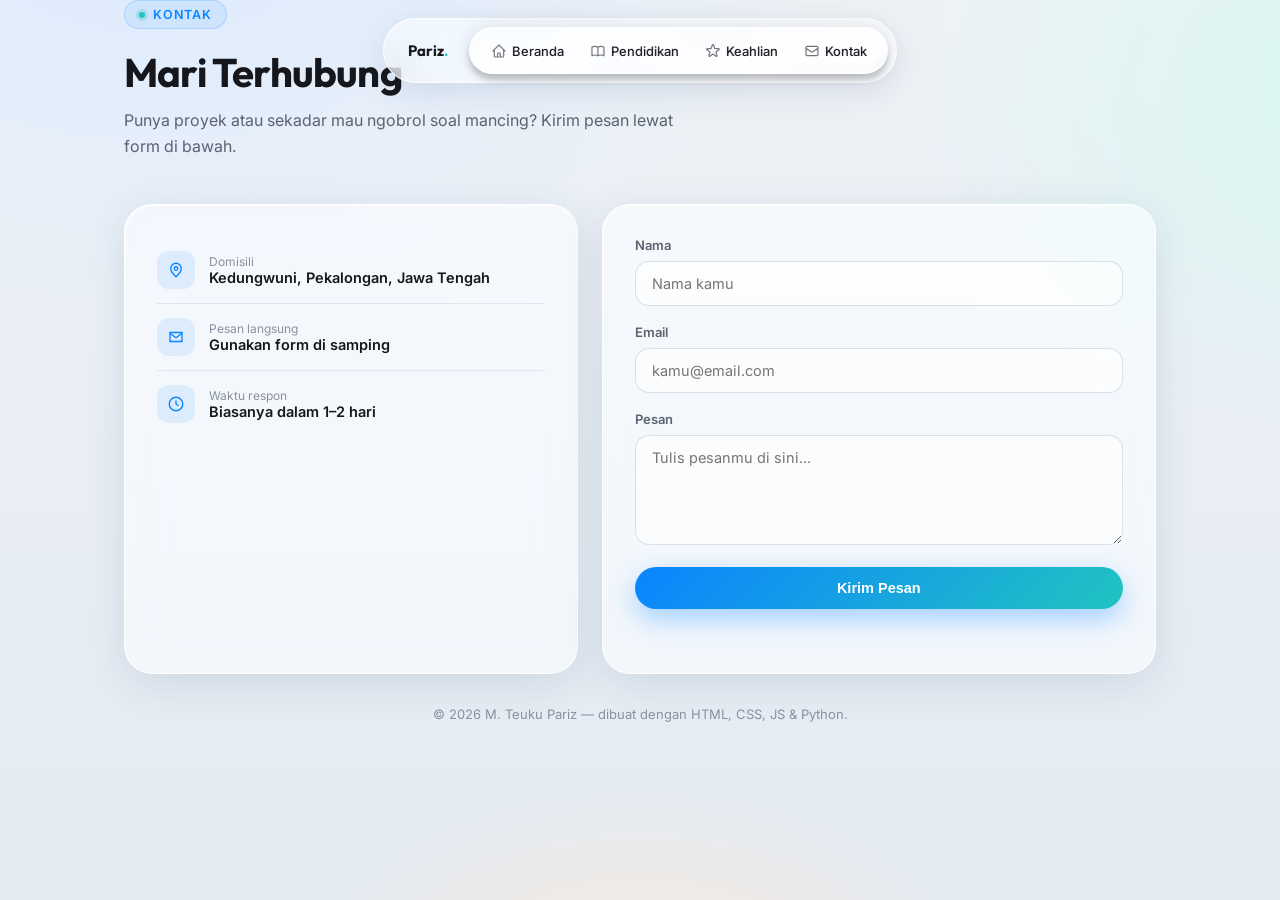
<file: kontak.html>
<!DOCTYPE html>
<html lang="id">
<head>
<meta charset="UTF-8">
<meta name="viewport" content="width=device-width, initial-scale=1.0">
<title>Kontak — M. Teuku Pariz</title>
<link rel="stylesheet" href="css/style.css">
</head>
<body>

<canvas id="ripple-canvas"></canvas>

<nav class="nav">
  <div class="nav-brand">Pariz<span class="dot">.</span></div>
  <div class="nav-links">
    <div class="liquidGlass-wrapper dock">
      <div class="liquidGlass-effect"></div>
      <div class="liquidGlass-tint"></div>
      <div class="liquidGlass-shine"></div>
      <div class="liquidGlass-text">
        <div class="dock-inner">
          <a href="index.html">
            <svg viewBox="0 0 24 24" width="18" height="18" fill="none" stroke="currentColor" stroke-width="1.8" stroke-linecap="round" stroke-linejoin="round"><path d="M3 12l2-2m0 0l7-7 7 7M5 10v10a1 1 0 001 1h3m10-11l2 2m-2-2v10a1 1 0 01-1 1h-3m-4 0a1 1 0 01-1-1v-4a1 1 0 011-1h2a1 1 0 011 1v4a1 1 0 01-1 1"/></svg>
            <span>Beranda</span>
          </a>
          <a href="pendidikan.html">
            <svg viewBox="0 0 24 24" width="18" height="18" fill="none" stroke="currentColor" stroke-width="1.8" stroke-linecap="round" stroke-linejoin="round"><path d="M12 6.253v13m0-13C10.832 5.477 9.246 5 7.5 5S4.168 5.477 3 6.253v13C4.168 18.477 5.754 18 7.5 18s3.332.477 4.5 1.253m0-13C13.168 5.477 14.754 5 16.5 5c1.747 0 3.332.477 4.5 1.253v13C19.832 18.477 18.247 18 16.5 18c-1.746 0-3.332.477-4.5 1.253"/></svg>
            <span>Pendidikan</span>
          </a>
          <a href="keahlian.html">
            <svg viewBox="0 0 24 24" width="18" height="18" fill="none" stroke="currentColor" stroke-width="1.8" stroke-linecap="round" stroke-linejoin="round"><path d="M11.049 2.927c.3-.921 1.603-.921 1.902 0l1.519 4.674a1 1 0 00.95.69h4.915c.969 0 1.371 1.24.588 1.81l-3.976 2.888a1 1 0 00-.363 1.118l1.518 4.674c.3.922-.755 1.688-1.538 1.118l-3.976-2.888a1 1 0 00-1.176 0l-3.976 2.888c-.783.57-1.838-.197-1.538-1.118l1.518-4.674a1 1 0 00-.363-1.118l-3.976-2.888c-.784-.57-.38-1.81.588-1.81h4.914a1 1 0 00.951-.69l1.519-4.674z"/></svg>
            <span>Keahlian</span>
          </a>
          <a href="kontak.html">
            <svg viewBox="0 0 24 24" width="18" height="18" fill="none" stroke="currentColor" stroke-width="1.8" stroke-linecap="round" stroke-linejoin="round"><path d="M3 8l7.89 5.26a2 2 0 002.22 0L21 8M5 19h14a2 2 0 002-2V7a2 2 0 00-2-2H5a2 2 0 00-2 2v10a2 2 0 002 2z"/></svg>
            <span>Kontak</span>
          </a>
        </div>
      </div>
    </div>
    <svg style="display:none">
      <filter id="glass-distortion" x="0%" y="0%" width="100%" height="100%" filterUnits="objectBoundingBox">
        <feTurbulence type="fractalNoise" baseFrequency="0.01 0.01" numOctaves="1" seed="5" result="turbulence"/>
        <feComponentTransfer in="turbulence" result="mapped">
          <feFuncR type="gamma" amplitude="1" exponent="10" offset="0.5"/>
          <feFuncG type="gamma" amplitude="0" exponent="1" offset="0"/>
          <feFuncB type="gamma" amplitude="0" exponent="1" offset="0.5"/>
        </feComponentTransfer>
        <feGaussianBlur in="turbulence" stdDeviation="3" result="softMap"/>
        <feSpecularLighting in="softMap" surfaceScale="5" specularConstant="1" specularExponent="100" lighting-color="white" result="specLight">
          <fePointLight x="-200" y="-200" z="300"/>
        </feSpecularLighting>
        <feComposite in="specLight" operator="arithmetic" k1="0" k2="1" k3="1" k4="0" result="litImage"/>
        <feDisplacementMap in="SourceGraphic" in2="softMap" scale="150" xChannelSelector="R" yChannelSelector="G"/>
      </filter>
    </svg>
  </div>
</nav>

<main class="wrap">
  <span class="eyebrow">Kontak</span>
  <h2 class="section-title">Mari Terhubung</h2>
  <p class="section-sub">Punya proyek atau sekadar mau ngobrol soal mancing? Kirim pesan lewat form di bawah.</p>

  <div class="contact-grid">

    <div class="contact-info glass">
      <div class="contact-row">
        <div class="ic">
          <svg width="18" height="18" viewBox="0 0 24 24" fill="none"><path d="M12 21s-7-6.1-7-11a7 7 0 0114 0c0 4.9-7 11-7 11z" stroke="currentColor" stroke-width="1.8"/><circle cx="12" cy="10" r="2.4" stroke="currentColor" stroke-width="1.8"/></svg>
        </div>
        <div>
          <div class="label">Domisili</div>
          <div class="value">Kedungwuni, Pekalongan, Jawa Tengah</div>
        </div>
      </div>
      <div class="contact-row">
        <div class="ic">
          <svg width="18" height="18" viewBox="0 0 24 24" fill="none"><path d="M4 6h16v12H4z" stroke="currentColor" stroke-width="1.8"/><path d="M4 7l8 6 8-6" stroke="currentColor" stroke-width="1.8"/></svg>
        </div>
        <div>
          <div class="label">Pesan langsung</div>
          <div class="value">Gunakan form di samping</div>
        </div>
      </div>
      <div class="contact-row">
        <div class="ic">
          <svg width="18" height="18" viewBox="0 0 24 24" fill="none"><path d="M12 8v4l3 2" stroke="currentColor" stroke-width="1.8" stroke-linecap="round"/><circle cx="12" cy="12" r="9" stroke="currentColor" stroke-width="1.8"/></svg>
        </div>
        <div>
          <div class="label">Waktu respon</div>
          <div class="value">Biasanya dalam 1–2 hari</div>
        </div>
      </div>
    </div>

    <div class="form-panel glass">
      <form id="contact-form" novalidate>
        <div class="field">
          <label for="name">Nama</label>
          <input type="text" id="name" name="name" placeholder="Nama kamu" autocomplete="name">
        </div>
        <div class="field">
          <label for="email">Email</label>
          <input type="email" id="email" name="email" placeholder="kamu@email.com" autocomplete="email">
        </div>
        <div class="field">
          <label for="message">Pesan</label>
          <textarea id="message" name="message" placeholder="Tulis pesanmu di sini..."></textarea>
        </div>
        <button type="submit" class="btn btn-primary" style="width:100%;justify-content:center;">Kirim Pesan</button>
        <div id="form-status"></div>
      </form>
    </div>

  </div>
</main>

<footer>© <span id="year"></span> M. Teuku Pariz — dibuat dengan HTML, CSS, JS &amp; Python.</footer>

<script src="js/main.js"></script>
<script>document.getElementById("year").textContent = new Date().getFullYear();</script>
</body>
</html>
</file>
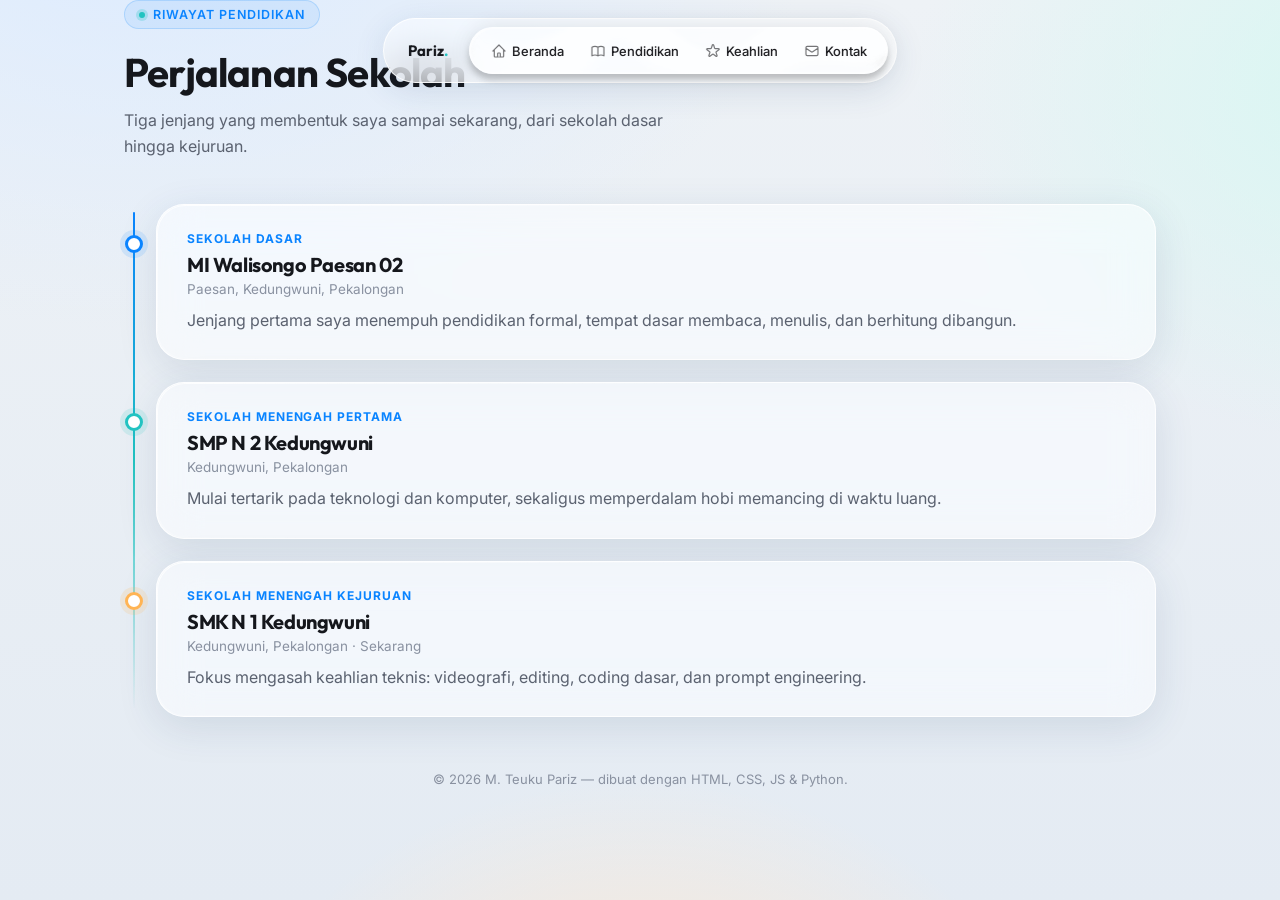
<file: pendidikan.html>
<!DOCTYPE html>
<html lang="id">
<head>
<meta charset="UTF-8">
<meta name="viewport" content="width=device-width, initial-scale=1.0">
<title>Pendidikan — M. Teuku Pariz</title>
<link rel="stylesheet" href="css/style.css">
</head>
<body>

<canvas id="ripple-canvas"></canvas>

<nav class="nav">
  <div class="nav-brand">Pariz<span class="dot">.</span></div>
  <div class="nav-links">
    <div class="liquidGlass-wrapper dock">
      <div class="liquidGlass-effect"></div>
      <div class="liquidGlass-tint"></div>
      <div class="liquidGlass-shine"></div>
      <div class="liquidGlass-text">
        <div class="dock-inner">
          <a href="index.html">
            <svg viewBox="0 0 24 24" width="18" height="18" fill="none" stroke="currentColor" stroke-width="1.8" stroke-linecap="round" stroke-linejoin="round"><path d="M3 12l2-2m0 0l7-7 7 7M5 10v10a1 1 0 001 1h3m10-11l2 2m-2-2v10a1 1 0 01-1 1h-3m-4 0a1 1 0 01-1-1v-4a1 1 0 011-1h2a1 1 0 011 1v4a1 1 0 01-1 1"/></svg>
            <span>Beranda</span>
          </a>
          <a href="pendidikan.html">
            <svg viewBox="0 0 24 24" width="18" height="18" fill="none" stroke="currentColor" stroke-width="1.8" stroke-linecap="round" stroke-linejoin="round"><path d="M12 6.253v13m0-13C10.832 5.477 9.246 5 7.5 5S4.168 5.477 3 6.253v13C4.168 18.477 5.754 18 7.5 18s3.332.477 4.5 1.253m0-13C13.168 5.477 14.754 5 16.5 5c1.747 0 3.332.477 4.5 1.253v13C19.832 18.477 18.247 18 16.5 18c-1.746 0-3.332.477-4.5 1.253"/></svg>
            <span>Pendidikan</span>
          </a>
          <a href="keahlian.html">
            <svg viewBox="0 0 24 24" width="18" height="18" fill="none" stroke="currentColor" stroke-width="1.8" stroke-linecap="round" stroke-linejoin="round"><path d="M11.049 2.927c.3-.921 1.603-.921 1.902 0l1.519 4.674a1 1 0 00.95.69h4.915c.969 0 1.371 1.24.588 1.81l-3.976 2.888a1 1 0 00-.363 1.118l1.518 4.674c.3.922-.755 1.688-1.538 1.118l-3.976-2.888a1 1 0 00-1.176 0l-3.976 2.888c-.783.57-1.838-.197-1.538-1.118l1.518-4.674a1 1 0 00-.363-1.118l-3.976-2.888c-.784-.57-.38-1.81.588-1.81h4.914a1 1 0 00.951-.69l1.519-4.674z"/></svg>
            <span>Keahlian</span>
          </a>
          <a href="kontak.html">
            <svg viewBox="0 0 24 24" width="18" height="18" fill="none" stroke="currentColor" stroke-width="1.8" stroke-linecap="round" stroke-linejoin="round"><path d="M3 8l7.89 5.26a2 2 0 002.22 0L21 8M5 19h14a2 2 0 002-2V7a2 2 0 00-2-2H5a2 2 0 00-2 2v10a2 2 0 002 2z"/></svg>
            <span>Kontak</span>
          </a>
        </div>
      </div>
    </div>
    <svg style="display:none">
      <filter id="glass-distortion" x="0%" y="0%" width="100%" height="100%" filterUnits="objectBoundingBox">
        <feTurbulence type="fractalNoise" baseFrequency="0.01 0.01" numOctaves="1" seed="5" result="turbulence"/>
        <feComponentTransfer in="turbulence" result="mapped">
          <feFuncR type="gamma" amplitude="1" exponent="10" offset="0.5"/>
          <feFuncG type="gamma" amplitude="0" exponent="1" offset="0"/>
          <feFuncB type="gamma" amplitude="0" exponent="1" offset="0.5"/>
        </feComponentTransfer>
        <feGaussianBlur in="turbulence" stdDeviation="3" result="softMap"/>
        <feSpecularLighting in="softMap" surfaceScale="5" specularConstant="1" specularExponent="100" lighting-color="white" result="specLight">
          <fePointLight x="-200" y="-200" z="300"/>
        </feSpecularLighting>
        <feComposite in="specLight" operator="arithmetic" k1="0" k2="1" k3="1" k4="0" result="litImage"/>
        <feDisplacementMap in="SourceGraphic" in2="softMap" scale="150" xChannelSelector="R" yChannelSelector="G"/>
      </filter>
    </svg>
  </div>
</nav>

<main class="wrap">
  <span class="eyebrow">Riwayat Pendidikan</span>
  <h2 class="section-title">Perjalanan Sekolah</h2>
  <p class="section-sub">Tiga jenjang yang membentuk saya sampai sekarang, dari sekolah dasar hingga kejuruan.</p>

  <div class="timeline">
    <div class="tl-item glass">
      <div class="tl-dot"></div>
      <div class="tl-stage">Sekolah Dasar</div>
      <h3>MI Walisongo Paesan 02</h3>
      <div class="tl-loc">Paesan, Kedungwuni, Pekalongan</div>
      <p>Jenjang pertama saya menempuh pendidikan formal, tempat dasar membaca, menulis, dan berhitung dibangun.</p>
    </div>

    <div class="tl-item glass">
      <div class="tl-dot"></div>
      <div class="tl-stage">Sekolah Menengah Pertama</div>
      <h3>SMP N 2 Kedungwuni</h3>
      <div class="tl-loc">Kedungwuni, Pekalongan</div>
      <p>Mulai tertarik pada teknologi dan komputer, sekaligus memperdalam hobi memancing di waktu luang.</p>
    </div>

    <div class="tl-item glass">
      <div class="tl-dot"></div>
      <div class="tl-stage">Sekolah Menengah Kejuruan</div>
      <h3>SMK N 1 Kedungwuni</h3>
      <div class="tl-loc">Kedungwuni, Pekalongan · Sekarang</div>
      <p>Fokus mengasah keahlian teknis: videografi, editing, coding dasar, dan prompt engineering.</p>
    </div>
  </div>
</main>

<footer>© <span id="year"></span> M. Teuku Pariz — dibuat dengan HTML, CSS, JS &amp; Python.</footer>

<script src="js/main.js"></script>
<script>document.getElementById("year").textContent = new Date().getFullYear();</script>
</body>
</html>
</file>
<file: css/style.css>
/* =============================================================
   FARISH — Liquid Glass Portfolio
   Design tokens: iOS 26 inspired frosted glass on a pearl-white base
   ============================================================= */

@import url('https://fonts.googleapis.com/css2?family=Outfit:wght@400;500;600;700;800&family=Inter:wght@400;500;600&display=swap');

:root{
  /* --- palette --- */
  --bg-0:#eef2f6;
  --bg-1:#e4ebf3;
  --glass:rgba(255,255,255,0.55);
  --glass-strong:rgba(255,255,255,0.72);
  --glass-border:rgba(255,255,255,0.85);
  --glass-shadow:rgba(31,68,110,0.12);

  --accent:#0a84ff;         /* ios blue */
  --accent-aqua:#22c3c1;    /* water / fishing line */
  --accent-amber:#ffb454;   /* sunset over the lake, used sparingly */

  --ink:#15171c;
  --ink-soft:#5b6270;
  --ink-faint:#8991a0;

  --radius-lg:28px;
  --radius-md:20px;
  --radius-sm:14px;

  --font-display:'Outfit', 'Inter', sans-serif;
  --font-body:'Inter', sans-serif;
}

*{box-sizing:border-box;}
html{scroll-behavior:smooth;}

body{
  margin:0;
  font-family:var(--font-body);
  color:var(--ink);
  background:
    radial-gradient(1100px 700px at 12% -10%, #dcebff 0%, transparent 60%),
    radial-gradient(900px 650px at 110% 10%, #d7f7f2 0%, transparent 55%),
    radial-gradient(800px 600px at 50% 120%, #ffe9d2 0%, transparent 50%),
    linear-gradient(180deg, var(--bg-0), var(--bg-1));
  min-height:100vh;
  -webkit-font-smoothing:antialiased;
  overflow-x:hidden;
}

@media (prefers-reduced-motion:no-preference){
  body{ }
}

a{color:inherit;text-decoration:none;}
h1,h2,h3,h4{font-family:var(--font-display);margin:0;letter-spacing:-0.02em;}
p{margin:0;line-height:1.65;color:var(--ink-soft);}

.wrap{
  max-width:1080px;
  margin:0 auto;
  padding:0 24px;
}

/* ---------- ambient water ripples (canvas sits behind everything) ---------- */
#ripple-canvas{
  position:fixed;
  inset:0;
  width:100%;
  height:100%;
  z-index:0;
  pointer-events:none;
  opacity:0.55;
}

/* ---------- floating glass navbar ---------- */
.nav{
  position:fixed;
  top:18px;
  left:50%;
  transform:translateX(-50%);
  z-index:100;
  display:flex;
  align-items:center;
  gap:6px;
  padding:8px;
  border-radius:999px;
  background:var(--glass);
  border:1px solid var(--glass-border);
  backdrop-filter:blur(22px) saturate(160%);
  -webkit-backdrop-filter:blur(22px) saturate(160%);
  box-shadow:0 8px 32px var(--glass-shadow);
  max-width:calc(100% - 32px);
}

.nav-brand{
  font-family:var(--font-display);
  font-weight:700;
  font-size:15px;
  padding:8px 14px 8px 16px;
  white-space:nowrap;
}
.nav-brand .dot{color:var(--accent-aqua);}

.nav-links{
  display:flex;
  gap:4px;
}

/* --- liquid glass dock --- */
.liquidGlass-wrapper{
  position:relative;
  display:flex;
  font-weight:600;
  overflow:hidden;
  box-shadow:0 6px 6px rgba(0,0,0,0.2), 0 0 20px rgba(0,0,0,0.1);
  transition:all .4s cubic-bezier(.175,.885,.32,2.2);
}
.liquidGlass-effect{
  position:absolute;z-index:0;inset:0;
  backdrop-filter:blur(3px);
  filter:url(#glass-distortion);
  overflow:hidden;
}
.liquidGlass-tint{
  z-index:1;position:absolute;inset:0;
  background:rgba(255,255,255,0.5);
}
.liquidGlass-shine{
  position:absolute;inset:0;z-index:2;
  overflow:hidden;
  box-shadow:
    inset 2px 2px 1px 0 rgba(255,255,255,0.5),
    inset -1px -1px 1px 1px rgba(255,255,255,0.5);
}
.liquidGlass-text{
  z-index:3;
  font-size:2rem;
  color:black;
}

.dock{display:flex;align-items:center;justify-content:center;gap:8px;border-radius:2rem;padding:0.6rem;}
.dock,.dock>div{border-radius:2rem;}
.dock:hover{padding:0.8rem;border-radius:2.5rem;}
.dock:hover>div{border-radius:2.5rem;}

.dock-inner{
  display:flex;
  align-items:center;
  gap:2px;
}
.dock-inner a{
  display:inline-flex;
  align-items:center;
  gap:5px;
  padding:6px 12px;
  font-size:13px;
  font-weight:500;
  color:#1a1a1e;
  white-space:nowrap;
  border-radius:999px;
  transition:all .25s ease;
  text-decoration:none;
}
.dock-inner a svg{
  width:16px;
  height:16px;
  opacity:0.6;
  transition:opacity .25s;
}
.dock-inner a:hover{
  background:rgba(255,255,255,0.5);
}
.dock-inner a:hover svg{
  opacity:1;
}
.dock-inner a.active{
  background:linear-gradient(135deg, var(--accent), var(--accent-aqua));
  color:#fff;
  box-shadow:0 4px 14px rgba(10,132,255,0.35);
}
.dock-inner a.active svg{
  opacity:1;
}

@media (max-width:700px){
  .nav{
    top:auto;
    bottom:20px;
    padding:6px 12px;
    gap:6px;
    max-width:calc(100% - 32px);
  }
  .nav-brand{display:none;}
  .dock{padding:0.3rem;gap:8px;}
  .dock-inner a{padding:8px 12px;font-size:0;gap:0;}
  .dock-inner a svg{width:22px;height:22px;}
  .dock-inner a span{display:none;}
  .dock:hover{padding:0.3rem;border-radius:2rem;}
  .dock:hover>div{border-radius:2rem;}
}

/* ---------- glass panel primitive ---------- */
.glass{
  background:var(--glass);
  border:1px solid var(--glass-border);
  backdrop-filter:blur(20px) saturate(160%);
  -webkit-backdrop-filter:blur(20px) saturate(160%);
  border-radius:var(--radius-lg);
  box-shadow:0 10px 40px var(--glass-shadow);
  position:relative;
}
.glass::before{
  content:'';
  position:absolute;
  inset:0;
  border-radius:inherit;
  padding:1px;
  background:linear-gradient(160deg, rgba(255,255,255,0.9), rgba(255,255,255,0) 40%);
  -webkit-mask:linear-gradient(#fff 0 0) content-box, linear-gradient(#fff 0 0);
  -webkit-mask-composite:xor;
  mask-composite:exclude;
  pointer-events:none;
}

/* ---------- page shell ---------- */
main{
  position:relative;
  z-index:1;
  padding:160px 0 80px;
}

.eyebrow{
  display:inline-flex;
  align-items:center;
  gap:8px;
  font-size:12.5px;
  font-weight:600;
  letter-spacing:0.08em;
  text-transform:uppercase;
  color:var(--accent);
  background:rgba(10,132,255,0.08);
  border:1px solid rgba(10,132,255,0.18);
  padding:6px 14px;
  border-radius:999px;
  margin-bottom:18px;
}
.eyebrow::before{
  content:'';
  width:6px;height:6px;border-radius:50%;
  background:var(--accent-aqua);
  box-shadow:0 0 0 3px rgba(34,195,193,0.25);
}

.section-title{
  font-size:clamp(28px, 4vw, 40px);
  font-weight:700;
  margin-bottom:10px;
}
.section-sub{
  font-size:16px;
  max-width:560px;
  margin-bottom:44px;
}

footer{
  position:relative;
  z-index:1;
  text-align:center;
  padding:32px 24px 40px;
  font-size:13px;
  color:var(--ink-faint);
}

/* =================== HOME =================== */
.hero{
  display:grid;
  grid-template-columns:1.1fr 0.9fr;
  gap:48px;
  align-items:center;
  padding:56px 48px;
  margin-bottom:64px;
  border-top-left-radius:0;
  border-top-right-radius:0;
}
@media (max-width:820px){
  .hero{grid-template-columns:1fr;padding:36px 24px;text-align:center;}
  .hero-visual{order:-1;margin:0 auto;}
  .hero-meta{justify-content:center;}
}

.hero h1{
  font-size:clamp(34px, 5.2vw, 58px);
  font-weight:800;
  line-height:1.04;
}
.hero h1 span{
  background:linear-gradient(120deg, var(--accent), var(--accent-aqua));
  -webkit-background-clip:text;
  background-clip:text;
  color:transparent;
}
.hero-role{
  margin-top:14px;
  font-size:16px;
  color:var(--ink-soft);
  max-width:480px;
}
.hero-meta{
  display:flex;
  flex-wrap:wrap;
  gap:12px;
  margin-top:28px;
}
.pill{
  display:inline-flex;
  align-items:center;
  gap:8px;
  padding:10px 16px;
  border-radius:999px;
  background:var(--glass-strong);
  border:1px solid var(--glass-border);
  font-size:13.5px;
  font-weight:500;
  backdrop-filter:blur(10px);
}
.pill b{font-family:var(--font-display);color:var(--accent);}

.hero-cta{
  display:flex;
  gap:14px;
  margin-top:32px;
  flex-wrap:wrap;
}
.btn{
  display:inline-flex;
  align-items:center;
  gap:8px;
  padding:13px 24px;
  border-radius:999px;
  font-weight:600;
  font-size:14.5px;
  cursor:pointer;
  border:none;
  transition:transform .25s ease, box-shadow .25s ease;
}
.btn-primary{
  color:#fff;
  background:linear-gradient(135deg, var(--accent), var(--accent-aqua));
  box-shadow:0 10px 28px rgba(10,132,255,0.35);
}
.btn-primary:hover{transform:translateY(-2px);box-shadow:0 14px 34px rgba(10,132,255,0.42);}
.btn-ghost{
  color:var(--ink);
  background:var(--glass-strong);
  border:1px solid var(--glass-border);
}
.btn-ghost:hover{transform:translateY(-2px);}

/* floating glass orb — "fishing bobber" signature element */
.hero-visual{
  position:relative;
  width:280px;
  height:280px;
  margin-left:auto;
}
.orb{
  position:absolute;
  inset:0;
  border-radius:50%;
  background:
    radial-gradient(circle at 32% 28%, rgba(255,255,255,0.9), rgba(255,255,255,0.1) 45%),
    linear-gradient(160deg, rgba(10,132,255,0.35), rgba(34,195,193,0.35));
  border:1px solid var(--glass-border);
  backdrop-filter:blur(6px);
  box-shadow:
    0 30px 60px rgba(31,68,110,0.25),
    inset 0 0 40px rgba(255,255,255,0.4);
  animation:float 6s ease-in-out infinite;
}
.orb-ring{
  position:absolute;
  inset:-22px;
  border-radius:50%;
  border:1px dashed rgba(10,132,255,0.28);
  animation:spin 22s linear infinite;
}
.orb-initials{
  position:absolute;
  inset:0;
  display:flex;
  align-items:center;
  justify-content:center;
  font-family:var(--font-display);
  font-weight:800;
  font-size:56px;
  color:#fff;
  text-shadow:0 4px 18px rgba(10,60,110,0.35);
}
.orb-img{
  position:absolute;
  inset:0;
  width:100%;
  height:100%;
  object-fit:cover;
  border-radius:50%;
}
@keyframes float{
  0%,100%{transform:translateY(0);}
  50%{transform:translateY(-16px);}
}
@keyframes spin{
  from{transform:rotate(0deg);}
  to{transform:rotate(360deg);}
}
@media (prefers-reduced-motion:reduce){
  .orb, .orb-ring{animation:none;}
}

/* about grid */
.grid-2{
  display:grid;
  grid-template-columns:1fr 1fr;
  gap:20px;
  margin-bottom:20px;
}
@media (max-width:720px){.grid-2{grid-template-columns:1fr;}}

.card{
  padding:28px;
}
.card h3{
  font-size:15px;
  color:var(--ink-faint);
  font-weight:600;
  text-transform:uppercase;
  letter-spacing:0.06em;
  margin-bottom:12px;
}
.card p{font-size:15px;}

.age-live{
  font-family:var(--font-display);
  font-size:42px;
  font-weight:800;
  background:linear-gradient(120deg, var(--accent), var(--accent-aqua));
  -webkit-background-clip:text;
  background-clip:text;
  color:transparent;
}
.age-sub{font-size:13px;color:var(--ink-faint);margin-top:4px;}

/* =================== EDUCATION (timeline) =================== */
.timeline{
  position:relative;
  padding-left:32px;
}
.timeline::before{
  content:'';
  position:absolute;
  left:9px;
  top:8px;
  bottom:8px;
  width:2px;
  background:linear-gradient(180deg, var(--accent), var(--accent-aqua), transparent);
  border-radius:2px;
}
.tl-item{
  position:relative;
  padding:26px 30px;
  margin-bottom:22px;
}
.tl-dot{
  position:absolute;
  left:-32px;
  top:30px;
  width:18px;height:18px;
  border-radius:50%;
  background:#fff;
  border:3px solid var(--accent);
  box-shadow:0 0 0 5px rgba(10,132,255,0.12);
}
.tl-item:nth-child(2) .tl-dot{border-color:var(--accent-aqua);box-shadow:0 0 0 5px rgba(34,195,193,0.14);}
.tl-item:nth-child(3) .tl-dot{border-color:var(--accent-amber);box-shadow:0 0 0 5px rgba(255,180,84,0.16);}

.tl-stage{
  font-size:12px;
  font-weight:700;
  text-transform:uppercase;
  letter-spacing:0.08em;
  color:var(--accent);
  margin-bottom:6px;
}
.tl-item h3{font-size:20px;font-weight:700;margin-bottom:4px;}
.tl-item .tl-loc{font-size:13.5px;color:var(--ink-faint);margin-bottom:10px;}

/* =================== SKILLS & HOBBY =================== */
.skills-grid{
  display:grid;
  grid-template-columns:repeat(2, 1fr);
  gap:18px;
  margin-bottom:56px;
}
@media (max-width:720px){.skills-grid{grid-template-columns:1fr;}}

.skill-card{
  padding:26px;
  display:flex;
  flex-direction:column;
  gap:14px;
}
.skill-top{
  display:flex;
  align-items:center;
  gap:14px;
}
.skill-icon{
  width:44px;height:44px;
  border-radius:14px;
  display:flex;align-items:center;justify-content:center;
  background:linear-gradient(135deg, var(--accent), var(--accent-aqua));
  color:#fff;
  flex-shrink:0;
}
.skill-top h3{font-size:17px;font-weight:700;}
.skill-level{font-size:12px;color:var(--ink-faint);}

.bar{
  height:7px;
  border-radius:999px;
  background:rgba(120,140,170,0.18);
  overflow:hidden;
}
.bar-fill{
  height:100%;
  border-radius:999px;
  background:linear-gradient(90deg, var(--accent), var(--accent-aqua));
}

.badge-soon{
  display:inline-flex;
  align-items:center;
  gap:6px;
  font-size:11px;
  font-weight:700;
  letter-spacing:0.05em;
  text-transform:uppercase;
  color:var(--accent-amber);
  background:rgba(255,180,84,0.14);
  border:1px solid rgba(255,180,84,0.3);
  padding:4px 10px;
  border-radius:999px;
  width:fit-content;
}

.hobby-panel{
  padding:36px;
  display:grid;
  grid-template-columns:auto 1fr;
  gap:26px;
  align-items:center;
}
@media (max-width:600px){.hobby-panel{grid-template-columns:1fr;text-align:center;}}
.hobby-icon{
  width:72px;height:72px;
  border-radius:20px;
  background:linear-gradient(135deg, var(--accent-aqua), var(--accent));
  display:flex;align-items:center;justify-content:center;
  color:#fff;
  margin:0 auto;
}

/* =================== CONTACT =================== */
.contact-grid{
  display:grid;
  grid-template-columns:0.9fr 1.1fr;
  gap:24px;
}
@media (max-width:820px){.contact-grid{grid-template-columns:1fr;}}

.contact-info{padding:32px;}
.contact-row{
  display:flex;
  align-items:center;
  gap:14px;
  padding:14px 0;
  border-bottom:1px solid rgba(120,140,170,0.16);
}
.contact-row:last-child{border-bottom:none;}
.contact-row .ic{
  width:38px;height:38px;
  border-radius:12px;
  background:rgba(10,132,255,0.1);
  display:flex;align-items:center;justify-content:center;
  color:var(--accent);
  flex-shrink:0;
}
.contact-row .label{font-size:12px;color:var(--ink-faint);}
.contact-row .value{font-size:14.5px;font-weight:600;}

.form-panel{padding:32px;}
.field{margin-bottom:18px;}
.field label{
  display:block;
  font-size:13px;
  font-weight:600;
  margin-bottom:8px;
  color:var(--ink-soft);
}
.field input, .field textarea{
  width:100%;
  padding:13px 16px;
  border-radius:14px;
  border:1px solid rgba(120,140,170,0.25);
  background:rgba(255,255,255,0.6);
  font-family:var(--font-body);
  font-size:14.5px;
  color:var(--ink);
  outline:none;
  transition:border .2s ease, box-shadow .2s ease;
}
.field input:focus, .field textarea:focus{
  border-color:var(--accent);
  box-shadow:0 0 0 4px rgba(10,132,255,0.14);
}
.field textarea{resize:vertical;min-height:110px;}

#form-status{
  margin-top:14px;
  font-size:13.5px;
  font-weight:500;
  min-height:18px;
}
#form-status.ok{color:#1a9e6a;}
#form-status.err{color:#e0473f;}

:focus-visible{
  outline:2px solid var(--accent);
  outline-offset:2px;
}

/* ---------- heading mouse effect ---------- */
/* ---------- single-page section scroll ---------- */
.section-scroll{
  scroll-margin-top:100px;
}
.section-scroll + .section-scroll{
  margin-top:80px;
  padding-top:8px;
}
</file>
<file: frontend/css/style.css>
/* =============================================================
   FARISH — Liquid Glass Portfolio
   Design tokens: iOS 26 inspired frosted glass on a pearl-white base
   ============================================================= */

@import url('https://fonts.googleapis.com/css2?family=Outfit:wght@400;500;600;700;800&family=Inter:wght@400;500;600&display=swap');

:root{
  /* --- palette --- */
  --bg-0:#eef2f6;
  --bg-1:#e4ebf3;
  --glass:rgba(255,255,255,0.55);
  --glass-strong:rgba(255,255,255,0.72);
  --glass-border:rgba(255,255,255,0.85);
  --glass-shadow:rgba(31,68,110,0.12);

  --accent:#0a84ff;         /* ios blue */
  --accent-aqua:#22c3c1;    /* water / fishing line */
  --accent-amber:#ffb454;   /* sunset over the lake, used sparingly */

  --ink:#15171c;
  --ink-soft:#5b6270;
  --ink-faint:#8991a0;

  --radius-lg:28px;
  --radius-md:20px;
  --radius-sm:14px;

  --font-display:'Outfit', 'Inter', sans-serif;
  --font-body:'Inter', sans-serif;
}

*{box-sizing:border-box;}
html{scroll-behavior:smooth;}

body{
  margin:0;
  font-family:var(--font-body);
  color:var(--ink);
  background:
    radial-gradient(1100px 700px at 12% -10%, #dcebff 0%, transparent 60%),
    radial-gradient(900px 650px at 110% 10%, #d7f7f2 0%, transparent 55%),
    radial-gradient(800px 600px at 50% 120%, #ffe9d2 0%, transparent 50%),
    linear-gradient(180deg, var(--bg-0), var(--bg-1));
  min-height:100vh;
  -webkit-font-smoothing:antialiased;
  overflow-x:hidden;
}

@media (prefers-reduced-motion:no-preference){
  body{ }
}

a{color:inherit;text-decoration:none;}
h1,h2,h3,h4{font-family:var(--font-display);margin:0;letter-spacing:-0.02em;}
p{margin:0;line-height:1.65;color:var(--ink-soft);}

.wrap{
  max-width:1080px;
  margin:0 auto;
  padding:0 24px;
}

/* ---------- ambient water ripples (canvas sits behind everything) ---------- */
#ripple-canvas{
  position:fixed;
  inset:0;
  width:100%;
  height:100%;
  z-index:0;
  pointer-events:none;
  opacity:0.55;
}

/* ---------- floating glass navbar ---------- */
.nav{
  position:fixed;
  top:18px;
  left:50%;
  transform:translateX(-50%);
  z-index:100;
  display:flex;
  align-items:center;
  gap:6px;
  padding:8px;
  border-radius:999px;
  background:var(--glass);
  border:1px solid var(--glass-border);
  backdrop-filter:blur(22px) saturate(160%);
  -webkit-backdrop-filter:blur(22px) saturate(160%);
  box-shadow:0 8px 32px var(--glass-shadow);
  max-width:calc(100% - 32px);
}

.nav-brand{
  font-family:var(--font-display);
  font-weight:700;
  font-size:15px;
  padding:8px 14px 8px 16px;
  white-space:nowrap;
}
.nav-brand .dot{color:var(--accent-aqua);}

.nav-links{
  display:flex;
  gap:4px;
}

/* --- liquid glass dock --- */
.liquidGlass-wrapper{
  position:relative;
  display:flex;
  font-weight:600;
  overflow:hidden;
  box-shadow:0 6px 6px rgba(0,0,0,0.2), 0 0 20px rgba(0,0,0,0.1);
  transition:all .4s cubic-bezier(.175,.885,.32,2.2);
}
.liquidGlass-effect{
  position:absolute;z-index:0;inset:0;
  backdrop-filter:blur(3px);
  filter:url(#glass-distortion);
  overflow:hidden;
}
.liquidGlass-tint{
  z-index:1;position:absolute;inset:0;
  background:rgba(255,255,255,0.5);
}
.liquidGlass-shine{
  position:absolute;inset:0;z-index:2;
  overflow:hidden;
  box-shadow:
    inset 2px 2px 1px 0 rgba(255,255,255,0.5),
    inset -1px -1px 1px 1px rgba(255,255,255,0.5);
}
.liquidGlass-text{
  z-index:3;
  font-size:2rem;
  color:black;
}

.dock{display:flex;align-items:center;justify-content:center;gap:8px;border-radius:2rem;padding:0.6rem;}
.dock,.dock>div{border-radius:2rem;}
.dock:hover{padding:0.8rem;border-radius:2.5rem;}
.dock:hover>div{border-radius:2.5rem;}

.dock-inner{
  display:flex;
  align-items:center;
  gap:2px;
}
.dock-inner a{
  display:inline-flex;
  align-items:center;
  gap:5px;
  padding:6px 12px;
  font-size:13px;
  font-weight:500;
  color:#1a1a1e;
  white-space:nowrap;
  border-radius:999px;
  transition:all .25s ease;
  text-decoration:none;
}
.dock-inner a svg{
  width:16px;
  height:16px;
  opacity:0.6;
  transition:opacity .25s;
}
.dock-inner a:hover{
  background:rgba(255,255,255,0.5);
}
.dock-inner a:hover svg{
  opacity:1;
}
.dock-inner a.active{
  background:linear-gradient(135deg, var(--accent), var(--accent-aqua));
  color:#fff;
  box-shadow:0 4px 14px rgba(10,132,255,0.35);
}
.dock-inner a.active svg{
  opacity:1;
}

@media (max-width:640px){
  .dock-inner a{padding:5px 9px;font-size:12.5px;}
  .dock-inner a svg{width:14px;height:14px;}
  .dock{padding:0.4rem;}
  .nav-brand{padding:8px 8px 8px 12px;font-size:13px;}
}

/* ---------- glass panel primitive ---------- */
.glass{
  background:var(--glass);
  border:1px solid var(--glass-border);
  backdrop-filter:blur(20px) saturate(160%);
  -webkit-backdrop-filter:blur(20px) saturate(160%);
  border-radius:var(--radius-lg);
  box-shadow:0 10px 40px var(--glass-shadow);
  position:relative;
}
.glass::before{
  content:'';
  position:absolute;
  inset:0;
  border-radius:inherit;
  padding:1px;
  background:linear-gradient(160deg, rgba(255,255,255,0.9), rgba(255,255,255,0) 40%);
  -webkit-mask:linear-gradient(#fff 0 0) content-box, linear-gradient(#fff 0 0);
  -webkit-mask-composite:xor;
  mask-composite:exclude;
  pointer-events:none;
}

/* ---------- page shell ---------- */
main{
  position:relative;
  z-index:1;
  padding:160px 0 80px;
}

.eyebrow{
  display:inline-flex;
  align-items:center;
  gap:8px;
  font-size:12.5px;
  font-weight:600;
  letter-spacing:0.08em;
  text-transform:uppercase;
  color:var(--accent);
  background:rgba(10,132,255,0.08);
  border:1px solid rgba(10,132,255,0.18);
  padding:6px 14px;
  border-radius:999px;
  margin-bottom:18px;
}
.eyebrow::before{
  content:'';
  width:6px;height:6px;border-radius:50%;
  background:var(--accent-aqua);
  box-shadow:0 0 0 3px rgba(34,195,193,0.25);
}

.section-title{
  font-size:clamp(28px, 4vw, 40px);
  font-weight:700;
  margin-bottom:10px;
}
.section-sub{
  font-size:16px;
  max-width:560px;
  margin-bottom:44px;
}

footer{
  position:relative;
  z-index:1;
  text-align:center;
  padding:32px 24px 40px;
  font-size:13px;
  color:var(--ink-faint);
}

/* =================== HOME =================== */
.hero{
  display:grid;
  grid-template-columns:1.1fr 0.9fr;
  gap:48px;
  align-items:center;
  padding:56px 48px;
  margin-bottom:64px;
  border-top-left-radius:0;
  border-top-right-radius:0;
}
@media (max-width:820px){
  .hero{grid-template-columns:1fr;padding:36px 24px;text-align:center;}
  .hero-visual{order:-1;margin:0 auto;}
  .hero-meta{justify-content:center;}
}

.hero h1{
  font-size:clamp(34px, 5.2vw, 58px);
  font-weight:800;
  line-height:1.04;
}
.hero h1 span{
  background:linear-gradient(120deg, var(--accent), var(--accent-aqua));
  -webkit-background-clip:text;
  background-clip:text;
  color:transparent;
}
.hero-role{
  margin-top:14px;
  font-size:16px;
  color:var(--ink-soft);
  max-width:480px;
}
.hero-meta{
  display:flex;
  flex-wrap:wrap;
  gap:12px;
  margin-top:28px;
}
.pill{
  display:inline-flex;
  align-items:center;
  gap:8px;
  padding:10px 16px;
  border-radius:999px;
  background:var(--glass-strong);
  border:1px solid var(--glass-border);
  font-size:13.5px;
  font-weight:500;
  backdrop-filter:blur(10px);
}
.pill b{font-family:var(--font-display);color:var(--accent);}

.hero-cta{
  display:flex;
  gap:14px;
  margin-top:32px;
  flex-wrap:wrap;
}
.btn{
  display:inline-flex;
  align-items:center;
  gap:8px;
  padding:13px 24px;
  border-radius:999px;
  font-weight:600;
  font-size:14.5px;
  cursor:pointer;
  border:none;
  transition:transform .25s ease, box-shadow .25s ease;
}
.btn-primary{
  color:#fff;
  background:linear-gradient(135deg, var(--accent), var(--accent-aqua));
  box-shadow:0 10px 28px rgba(10,132,255,0.35);
}
.btn-primary:hover{transform:translateY(-2px);box-shadow:0 14px 34px rgba(10,132,255,0.42);}
.btn-ghost{
  color:var(--ink);
  background:var(--glass-strong);
  border:1px solid var(--glass-border);
}
.btn-ghost:hover{transform:translateY(-2px);}

/* floating glass orb — "fishing bobber" signature element */
.hero-visual{
  position:relative;
  width:280px;
  height:280px;
  margin-left:auto;
}
.orb{
  position:absolute;
  inset:0;
  border-radius:50%;
  background:
    radial-gradient(circle at 32% 28%, rgba(255,255,255,0.9), rgba(255,255,255,0.1) 45%),
    linear-gradient(160deg, rgba(10,132,255,0.35), rgba(34,195,193,0.35));
  border:1px solid var(--glass-border);
  backdrop-filter:blur(6px);
  box-shadow:
    0 30px 60px rgba(31,68,110,0.25),
    inset 0 0 40px rgba(255,255,255,0.4);
  animation:float 6s ease-in-out infinite;
}
.orb-ring{
  position:absolute;
  inset:-22px;
  border-radius:50%;
  border:1px dashed rgba(10,132,255,0.28);
  animation:spin 22s linear infinite;
}
.orb-initials{
  position:absolute;
  inset:0;
  display:flex;
  align-items:center;
  justify-content:center;
  font-family:var(--font-display);
  font-weight:800;
  font-size:56px;
  color:#fff;
  text-shadow:0 4px 18px rgba(10,60,110,0.35);
}
.orb-img{
  position:absolute;
  inset:0;
  width:100%;
  height:100%;
  object-fit:cover;
  border-radius:50%;
}
@keyframes float{
  0%,100%{transform:translateY(0);}
  50%{transform:translateY(-16px);}
}
@keyframes spin{
  from{transform:rotate(0deg);}
  to{transform:rotate(360deg);}
}
@media (prefers-reduced-motion:reduce){
  .orb, .orb-ring{animation:none;}
}

/* about grid */
.grid-2{
  display:grid;
  grid-template-columns:1fr 1fr;
  gap:20px;
  margin-bottom:20px;
}
@media (max-width:720px){.grid-2{grid-template-columns:1fr;}}

.card{
  padding:28px;
}
.card h3{
  font-size:15px;
  color:var(--ink-faint);
  font-weight:600;
  text-transform:uppercase;
  letter-spacing:0.06em;
  margin-bottom:12px;
}
.card p{font-size:15px;}

.age-live{
  font-family:var(--font-display);
  font-size:42px;
  font-weight:800;
  background:linear-gradient(120deg, var(--accent), var(--accent-aqua));
  -webkit-background-clip:text;
  background-clip:text;
  color:transparent;
}
.age-sub{font-size:13px;color:var(--ink-faint);margin-top:4px;}

/* =================== EDUCATION (timeline) =================== */
.timeline{
  position:relative;
  padding-left:32px;
}
.timeline::before{
  content:'';
  position:absolute;
  left:9px;
  top:8px;
  bottom:8px;
  width:2px;
  background:linear-gradient(180deg, var(--accent), var(--accent-aqua), transparent);
  border-radius:2px;
}
.tl-item{
  position:relative;
  padding:26px 30px;
  margin-bottom:22px;
}
.tl-dot{
  position:absolute;
  left:-32px;
  top:30px;
  width:18px;height:18px;
  border-radius:50%;
  background:#fff;
  border:3px solid var(--accent);
  box-shadow:0 0 0 5px rgba(10,132,255,0.12);
}
.tl-item:nth-child(2) .tl-dot{border-color:var(--accent-aqua);box-shadow:0 0 0 5px rgba(34,195,193,0.14);}
.tl-item:nth-child(3) .tl-dot{border-color:var(--accent-amber);box-shadow:0 0 0 5px rgba(255,180,84,0.16);}

.tl-stage{
  font-size:12px;
  font-weight:700;
  text-transform:uppercase;
  letter-spacing:0.08em;
  color:var(--accent);
  margin-bottom:6px;
}
.tl-item h3{font-size:20px;font-weight:700;margin-bottom:4px;}
.tl-item .tl-loc{font-size:13.5px;color:var(--ink-faint);margin-bottom:10px;}

/* =================== SKILLS & HOBBY =================== */
.skills-grid{
  display:grid;
  grid-template-columns:repeat(2, 1fr);
  gap:18px;
  margin-bottom:56px;
}
@media (max-width:720px){.skills-grid{grid-template-columns:1fr;}}

.skill-card{
  padding:26px;
  display:flex;
  flex-direction:column;
  gap:14px;
}
.skill-top{
  display:flex;
  align-items:center;
  gap:14px;
}
.skill-icon{
  width:44px;height:44px;
  border-radius:14px;
  display:flex;align-items:center;justify-content:center;
  background:linear-gradient(135deg, var(--accent), var(--accent-aqua));
  color:#fff;
  flex-shrink:0;
}
.skill-top h3{font-size:17px;font-weight:700;}
.skill-level{font-size:12px;color:var(--ink-faint);}

.bar{
  height:7px;
  border-radius:999px;
  background:rgba(120,140,170,0.18);
  overflow:hidden;
}
.bar-fill{
  height:100%;
  border-radius:999px;
  background:linear-gradient(90deg, var(--accent), var(--accent-aqua));
}

.badge-soon{
  display:inline-flex;
  align-items:center;
  gap:6px;
  font-size:11px;
  font-weight:700;
  letter-spacing:0.05em;
  text-transform:uppercase;
  color:var(--accent-amber);
  background:rgba(255,180,84,0.14);
  border:1px solid rgba(255,180,84,0.3);
  padding:4px 10px;
  border-radius:999px;
  width:fit-content;
}

.hobby-panel{
  padding:36px;
  display:grid;
  grid-template-columns:auto 1fr;
  gap:26px;
  align-items:center;
}
@media (max-width:600px){.hobby-panel{grid-template-columns:1fr;text-align:center;}}
.hobby-icon{
  width:72px;height:72px;
  border-radius:20px;
  background:linear-gradient(135deg, var(--accent-aqua), var(--accent));
  display:flex;align-items:center;justify-content:center;
  color:#fff;
  margin:0 auto;
}

/* =================== CONTACT =================== */
.contact-grid{
  display:grid;
  grid-template-columns:0.9fr 1.1fr;
  gap:24px;
}
@media (max-width:820px){.contact-grid{grid-template-columns:1fr;}}

.contact-info{padding:32px;}
.contact-row{
  display:flex;
  align-items:center;
  gap:14px;
  padding:14px 0;
  border-bottom:1px solid rgba(120,140,170,0.16);
}
.contact-row:last-child{border-bottom:none;}
.contact-row .ic{
  width:38px;height:38px;
  border-radius:12px;
  background:rgba(10,132,255,0.1);
  display:flex;align-items:center;justify-content:center;
  color:var(--accent);
  flex-shrink:0;
}
.contact-row .label{font-size:12px;color:var(--ink-faint);}
.contact-row .value{font-size:14.5px;font-weight:600;}

.form-panel{padding:32px;}
.field{margin-bottom:18px;}
.field label{
  display:block;
  font-size:13px;
  font-weight:600;
  margin-bottom:8px;
  color:var(--ink-soft);
}
.field input, .field textarea{
  width:100%;
  padding:13px 16px;
  border-radius:14px;
  border:1px solid rgba(120,140,170,0.25);
  background:rgba(255,255,255,0.6);
  font-family:var(--font-body);
  font-size:14.5px;
  color:var(--ink);
  outline:none;
  transition:border .2s ease, box-shadow .2s ease;
}
.field input:focus, .field textarea:focus{
  border-color:var(--accent);
  box-shadow:0 0 0 4px rgba(10,132,255,0.14);
}
.field textarea{resize:vertical;min-height:110px;}

#form-status{
  margin-top:14px;
  font-size:13.5px;
  font-weight:500;
  min-height:18px;
}
#form-status.ok{color:#1a9e6a;}
#form-status.err{color:#e0473f;}

:focus-visible{
  outline:2px solid var(--accent);
  outline-offset:2px;
}

/* ---------- heading mouse effect ---------- */
/* ---------- single-page section scroll ---------- */
.section-scroll{
  scroll-margin-top:100px;
}
.section-scroll + .section-scroll{
  margin-top:80px;
  padding-top:8px;
}
</file>
